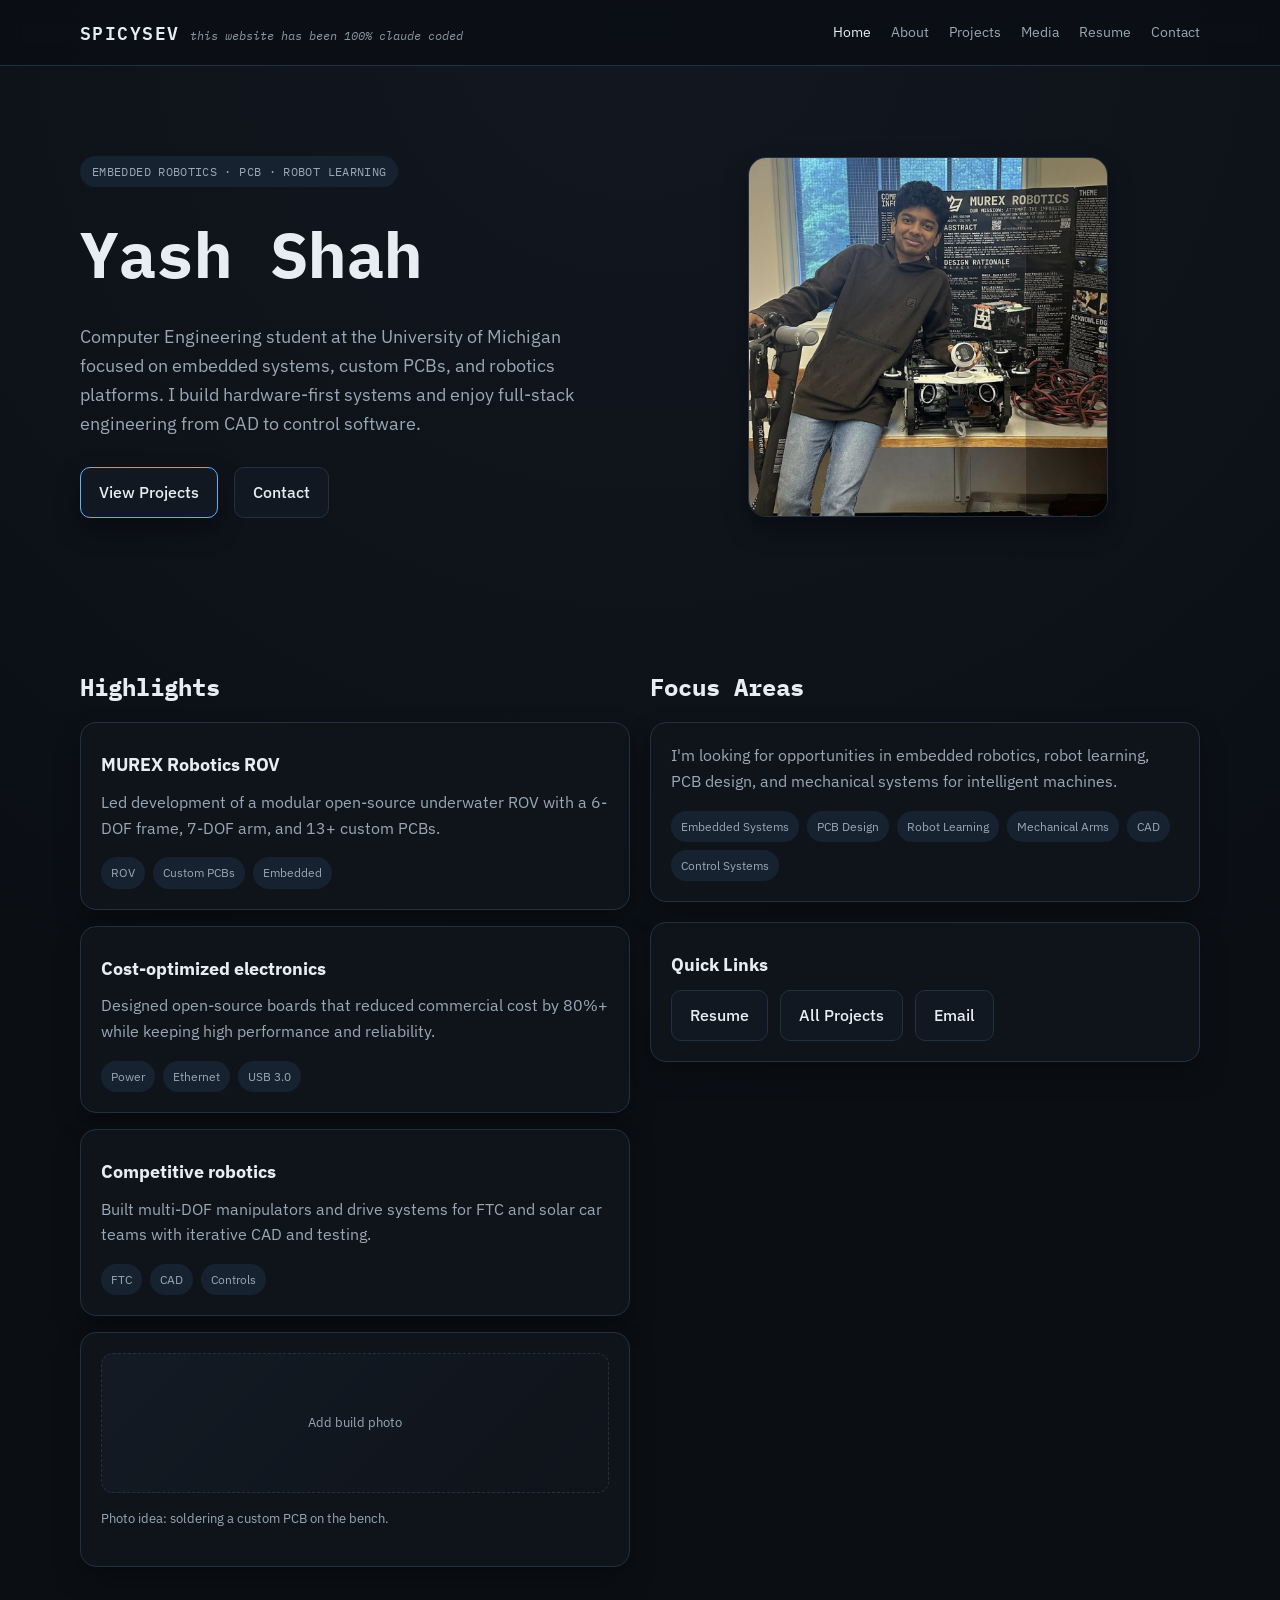
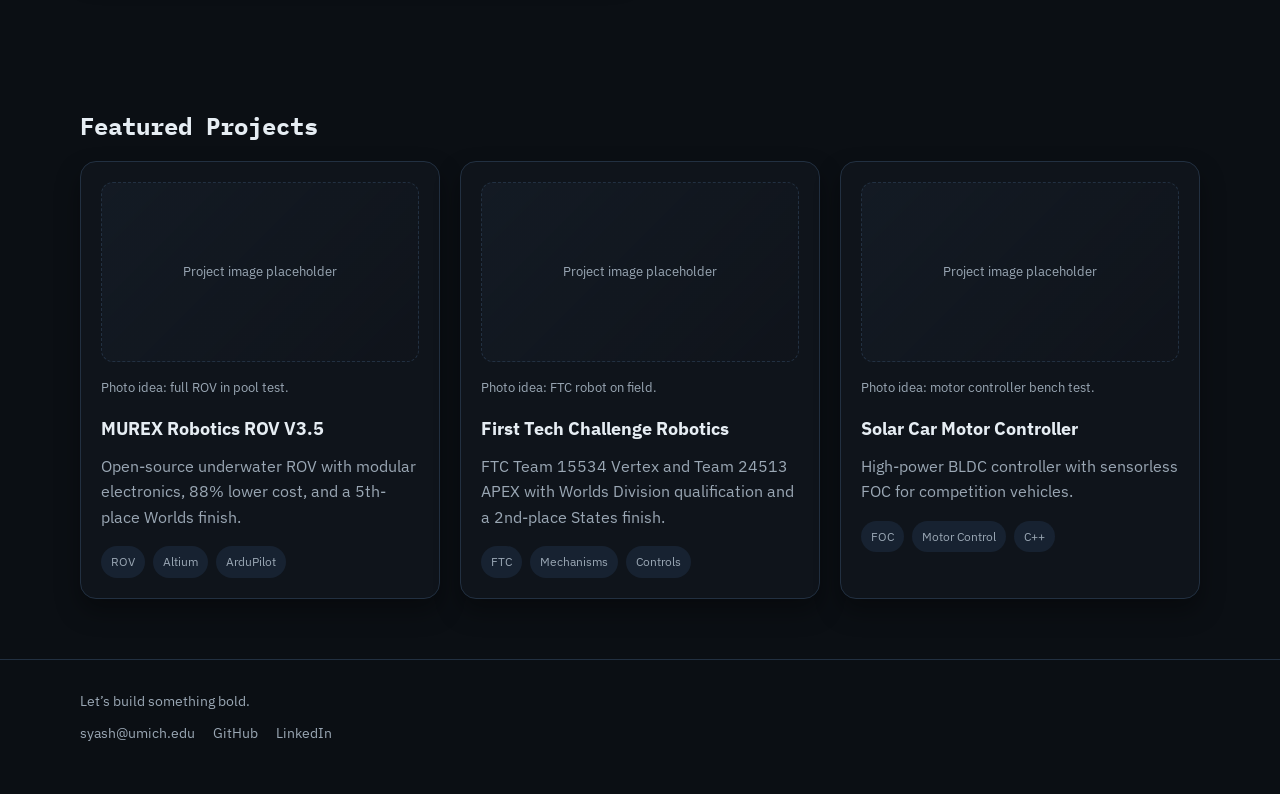
<file: index.html>
<!DOCTYPE html>
<html lang="en">
  <head>
    <meta charset="UTF-8" />
    <meta name="viewport" content="width=device-width, initial-scale=1.0" />
    <title>Yash | Embedded & Robotics</title>
    <link rel="stylesheet" href="styles.css" />
  </head>
  <body>
    <header class="nav">
      <div class="container nav-inner">
        <div class="nav-brand">
          <a class="logo" href="index.html">spicysev</a>
          <span class="logo-tagline">this website has been 100% claude coded</span>
        </div>
        <nav class="nav-links">
          <a href="index.html">Home</a>
          <a href="about.html">About</a>
          <a href="projects.html">Projects</a>
          <a href="media.html">Media</a>
          <a href="resume.html">Resume</a>
          <a href="contact.html">Contact</a>
        </nav>
      </div>
    </header>

    <main>
      <section class="hero">
        <div class="container hero-grid">
          <div>
            <span class="pill">Embedded Robotics · PCB · Robot Learning</span>
            <h1>Yash Shah</h1>
            <p>
              Computer Engineering student at the University of Michigan focused
              on embedded systems, custom PCBs, and robotics platforms. I build
              hardware-first systems and enjoy full-stack engineering from CAD to
              control software.
            </p>
            <div class="hero-actions">
              <a class="button primary" href="projects.html">View Projects</a>
              <a class="button" href="contact.html">Contact</a>
            </div>
          </div>
          <div class="hero-media">
            <img class="headshot" src="yash.jpg" alt="Yash headshot" />
          </div>
        </div>
      </section>

      <section>
        <div class="container split">
          <div>
            <h2 class="section-title">Highlights</h2>
            <div class="list">
              <a class="card" href="murex-rov.html" style="text-decoration: none; display: block;">
                <h3>MUREX Robotics ROV</h3>
                <p>
                  Led development of a modular open-source underwater ROV with
                  a 6-DOF frame, 7-DOF arm, and 13+ custom PCBs.
                </p>
                <div class="tags">
                  <span class="tag">ROV</span>
                  <span class="tag">Custom PCBs</span>
                  <span class="tag">Embedded</span>
                </div>
              </a>
              <div class="card">
                <h3>Cost-optimized electronics</h3>
                <p>
                  Designed open-source boards that reduced commercial cost by
                  80%+ while keeping high performance and reliability.
                </p>
                <div class="tags">
                  <span class="tag">Power</span>
                  <span class="tag">Ethernet</span>
                  <span class="tag">USB 3.0</span>
                </div>
              </div>
              <div class="card">
                <h3>Competitive robotics</h3>
                <p>
                  Built multi-DOF manipulators and drive systems for FTC and
                  solar car teams with iterative CAD and testing.
                </p>
                <div class="tags">
                  <span class="tag">FTC</span>
                  <span class="tag">CAD</span>
                  <span class="tag">Controls</span>
                </div>
              </div>
              <div class="card">
                <div class="media-placeholder small">Add build photo</div>
                <p class="media-caption">Photo idea: soldering a custom PCB on the bench.</p>
              </div>
            </div>
          </div>
          <div>
            <h2 class="section-title">Focus Areas</h2>
            <div class="card">
              <p class="muted">
                I'm looking for opportunities in embedded robotics, robot
                learning, PCB design, and mechanical systems for intelligent
                machines.
              </p>
              <div class="tags">
                <span class="tag">Embedded Systems</span>
                <span class="tag">PCB Design</span>
                <span class="tag">Robot Learning</span>
                <span class="tag">Mechanical Arms</span>
                <span class="tag">CAD</span>
                <span class="tag">Control Systems</span>
              </div>
            </div>
            <div class="card" style="margin-top: 20px;">
              <h3>Quick Links</h3>
              <div class="project-actions">
                <a class="button" href="resume.html">Resume</a>
                <a class="button" href="projects.html">All Projects</a>
                <a class="button" href="contact.html">Email</a>
              </div>
            </div>
          </div>
        </div>
      </section>

      <section>
        <div class="container">
          <h2 class="section-title">Featured Projects</h2>
          <div class="grid grid-3">
            <a class="card" href="murex-rov.html">
              <div class="media-placeholder">Project image placeholder</div>
              <p class="media-caption">Photo idea: full ROV in pool test.</p>
              <h3>MUREX Robotics ROV V3.5</h3>
              <p>
                Open-source underwater ROV with modular electronics, 88% lower
                cost, and a 5th-place Worlds finish.
              </p>
              <div class="tags">
                <span class="tag">ROV</span>
                <span class="tag">Altium</span>
                <span class="tag">ArduPilot</span>
              </div>
            </a>
            <a class="card" href="land-rov.html">
              <div class="media-placeholder">Project image placeholder</div>
              <p class="media-caption">Photo idea: FTC robot on field.</p>
              <h3>First Tech Challenge Robotics</h3>
              <p>
                FTC Team 15534 Vertex and Team 24513 APEX with Worlds Division
                qualification and a 2nd-place States finish.
              </p>
              <div class="tags">
                <span class="tag">FTC</span>
                <span class="tag">Mechanisms</span>
                <span class="tag">Controls</span>
              </div>
            </a>
            <a class="card" href="solar-car.html">
              <div class="media-placeholder">Project image placeholder</div>
              <p class="media-caption">Photo idea: motor controller bench test.</p>
              <h3>Solar Car Motor Controller</h3>
              <p>
                High-power BLDC controller with sensorless FOC for competition
                vehicles.
              </p>
              <div class="tags">
                <span class="tag">FOC</span>
                <span class="tag">Motor Control</span>
                <span class="tag">C++</span>
              </div>
            </a>
          </div>
        </div>
      </section>
    </main>

    <footer class="footer">
      <div class="container">
        <div>Let’s build something bold.</div>
        <div class="footer-links">
          <a href="mailto:syash@umich.edu">syash@umich.edu</a>
          <a href="https://github.com/spicysev-gif" target="_blank" rel="noreferrer">GitHub</a>
          <a href="https://linkedin.com/in/yash-shah1813" target="_blank" rel="noreferrer">LinkedIn</a>
        </div>
      </div>
    </footer>

    <script src="script.js"></script>
  </body>
</html>
</file>
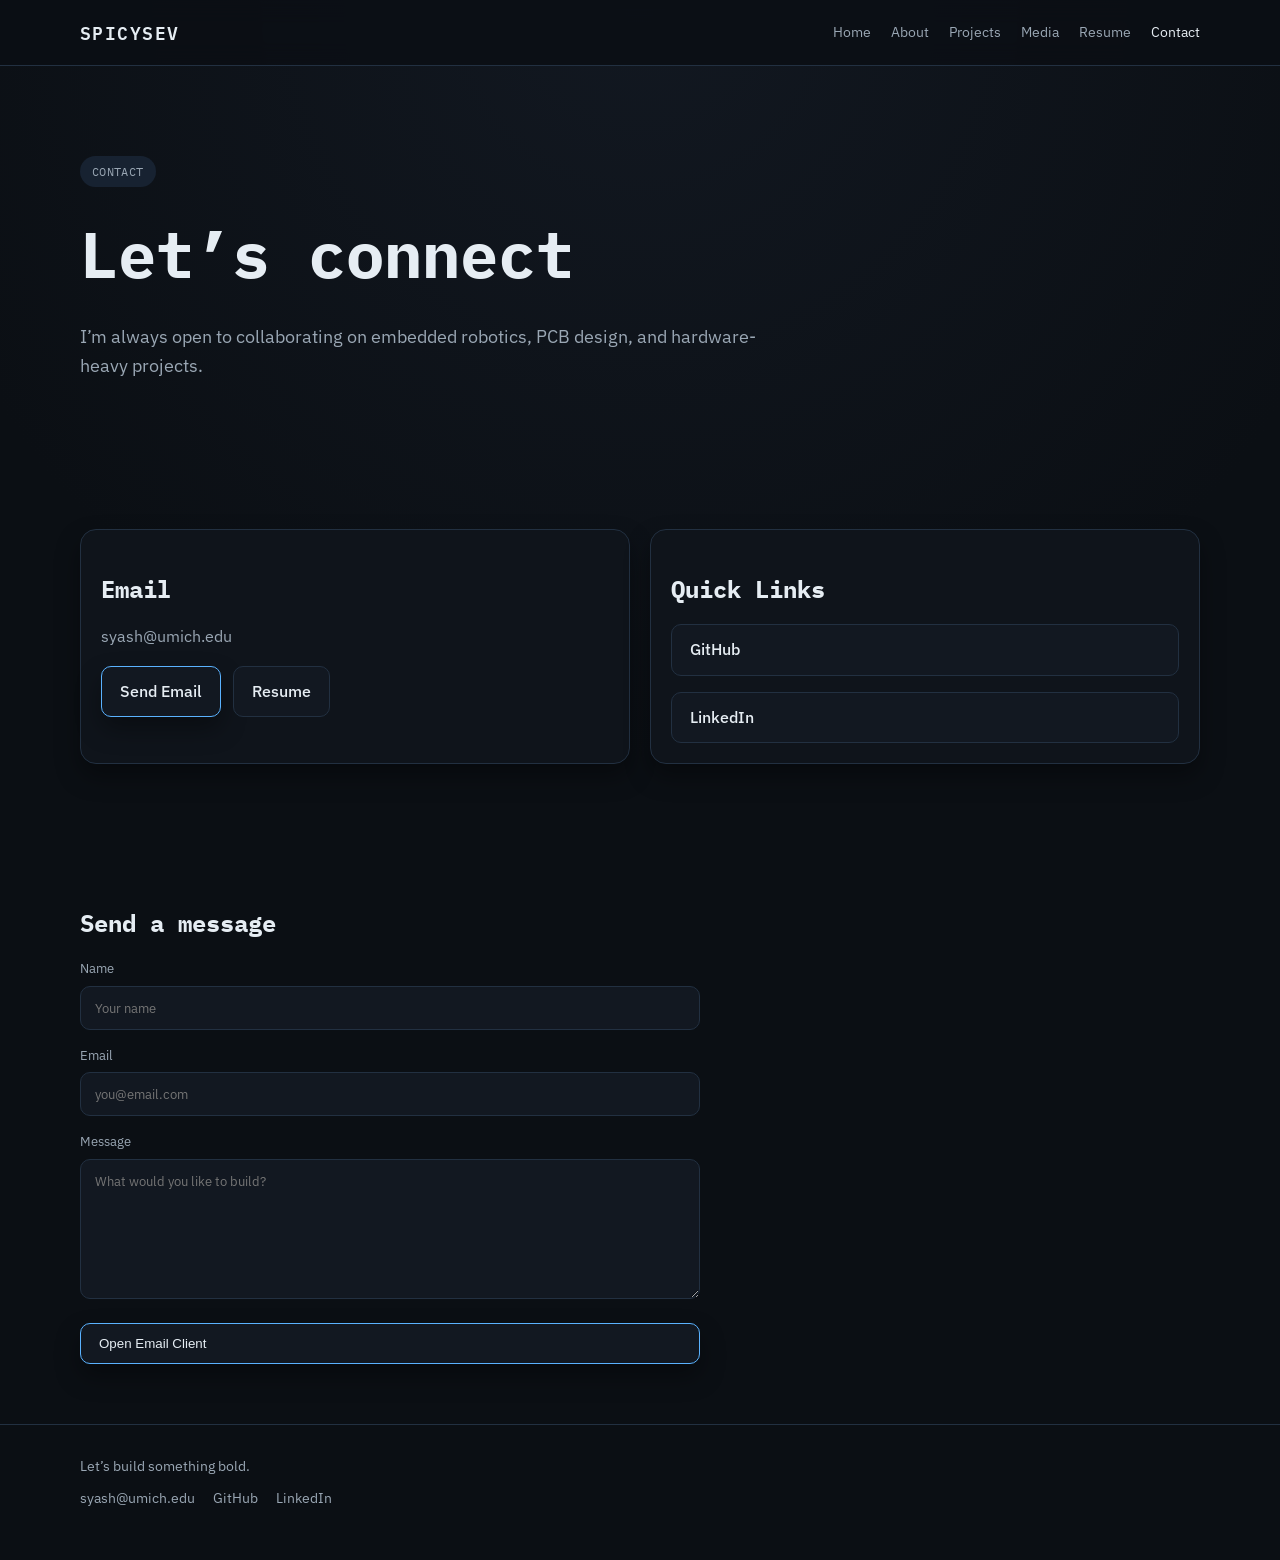
<file: contact.html>
<!DOCTYPE html>
<html lang="en">
  <head>
    <meta charset="UTF-8" />
    <meta name="viewport" content="width=device-width, initial-scale=1.0" />
    <title>Contact | Yash</title>
    <link rel="stylesheet" href="styles.css" />
  </head>
  <body>
    <header class="nav">
      <div class="container nav-inner">
        <a class="logo" href="index.html">SPICYSEV</a>
        <nav class="nav-links">
          <a href="index.html">Home</a>
          <a href="about.html">About</a>
          <a href="projects.html">Projects</a>
          <a href="media.html">Media</a>
          <a href="resume.html">Resume</a>
          <a href="contact.html">Contact</a>
        </nav>
      </div>
    </header>

    <main>
      <section class="hero">
        <div class="container">
          <span class="pill">Contact</span>
          <h1>Let’s connect</h1>
          <p>
            I’m always open to collaborating on embedded robotics, PCB design,
            and hardware-heavy projects.
          </p>
        </div>
      </section>

      <section>
        <div class="container split">
          <div class="card">
            <h2 class="section-title">Email</h2>
            <p class="muted">syash@umich.edu</p>
            <div class="project-actions">
              <a class="button primary" href="mailto:syash@umich.edu">Send Email</a>
              <a class="button" href="resume.html">Resume</a>
            </div>
          </div>
          <div class="card">
            <h2 class="section-title">Quick Links</h2>
            <div class="list">
              <a class="button" href="https://github.com/spicysev-gif" target="_blank" rel="noreferrer">
                GitHub
              </a>
              <a class="button" href="https://linkedin.com/in/yash-shah1813" target="_blank" rel="noreferrer">
                LinkedIn
              </a>
            </div>
          </div>
        </div>
      </section>

      <section>
        <div class="container">
          <h2 class="section-title">Send a message</h2>
          <form class="form" action="mailto:syash@umich.edu" method="post" enctype="text/plain">
            <div>
              <label for="name">Name</label>
              <input id="name" name="name" type="text" placeholder="Your name" />
            </div>
            <div>
              <label for="email">Email</label>
              <input id="email" name="email" type="email" placeholder="you@email.com" />
            </div>
            <div>
              <label for="message">Message</label>
              <textarea id="message" name="message" placeholder="What would you like to build?"></textarea>
            </div>
            <button class="button primary" type="submit">Open Email Client</button>
          </form>
        </div>
      </section>
    </main>

    <footer class="footer">
      <div class="container">
        <div>Let’s build something bold.</div>
        <div class="footer-links">
          <a href="mailto:syash@umich.edu">syash@umich.edu</a>
          <a href="https://github.com/spicysev-gif" target="_blank" rel="noreferrer">GitHub</a>
          <a href="https://linkedin.com/in/yash-shah1813" target="_blank" rel="noreferrer">LinkedIn</a>
        </div>
      </div>
    </footer>

    <script src="script.js"></script>
  </body>
</html>
</file>
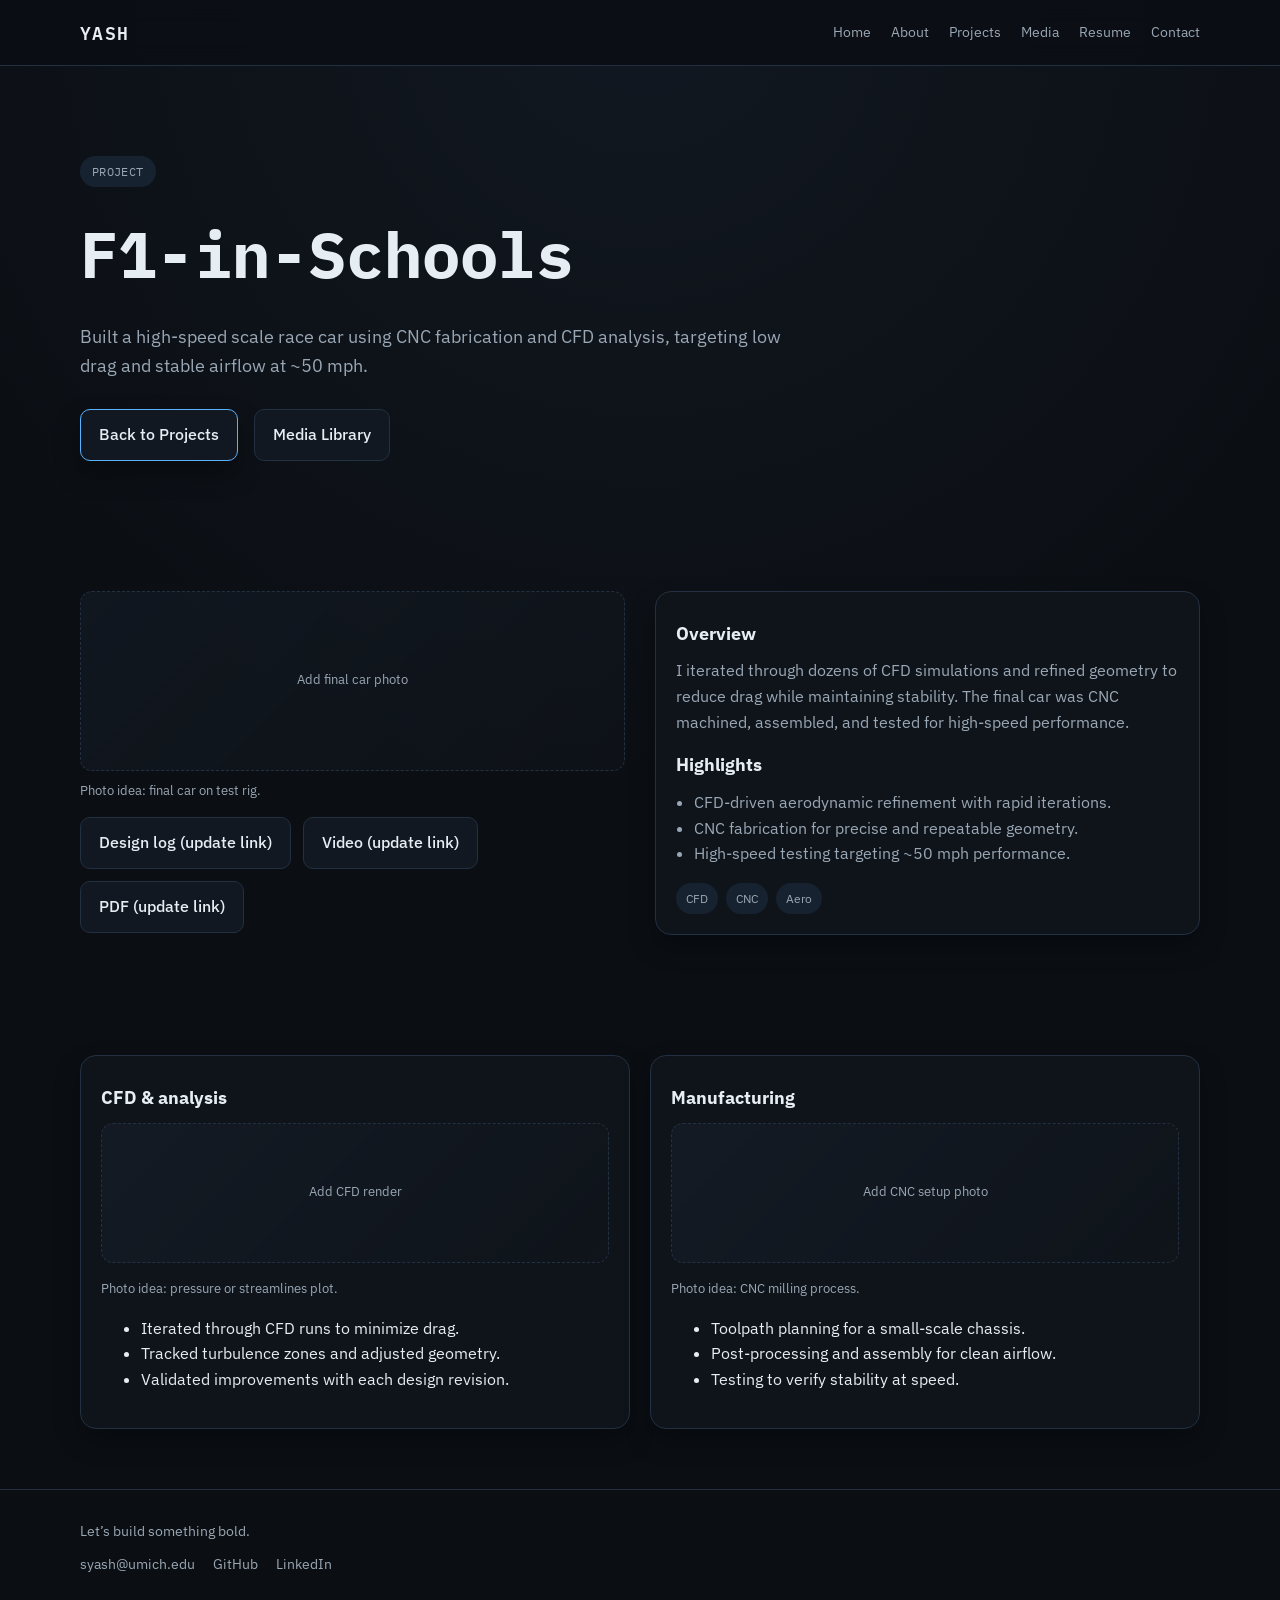
<file: f1-in-schools.html>
<!DOCTYPE html>
<html lang="en">
  <head>
    <meta charset="UTF-8" />
    <meta name="viewport" content="width=device-width, initial-scale=1.0" />
    <title>F1-in-Schools | Yash</title>
    <link rel="stylesheet" href="styles.css" />
  </head>
  <body>
    <header class="nav">
      <div class="container nav-inner">
        <a class="logo" href="index.html">Yash</a>
        <nav class="nav-links">
          <a href="index.html">Home</a>
          <a href="about.html">About</a>
          <a href="projects.html">Projects</a>
          <a href="media.html">Media</a>
          <a href="resume.html">Resume</a>
          <a href="contact.html">Contact</a>
        </nav>
      </div>
    </header>

    <main>
      <section class="hero">
        <div class="container">
          <span class="pill">Project</span>
          <h1>F1-in-Schools</h1>
          <p>
            Built a high-speed scale race car using CNC fabrication and CFD
            analysis, targeting low drag and stable airflow at ~50 mph.
          </p>
          <div class="hero-actions">
            <a class="button primary" href="projects.html">Back to Projects</a>
            <a class="button" href="media.html">Media Library</a>
          </div>
        </div>
      </section>

      <section>
        <div class="container detail">
          <div>
            <div class="media-placeholder">Add final car photo</div>
            <p class="media-caption">Photo idea: final car on test rig.</p>
            <div class="project-actions">
              <a class="button" href="https://example.com" target="_blank" rel="noreferrer">Design log (update link)</a>
              <a class="button" href="https://example.com" target="_blank" rel="noreferrer">Video (update link)</a>
              <a class="button" href="https://example.com" target="_blank" rel="noreferrer">PDF (update link)</a>
            </div>
          </div>
          <div class="card">
            <h3>Overview</h3>
            <p class="muted">
              I iterated through dozens of CFD simulations and refined geometry
              to reduce drag while maintaining stability. The final car was CNC
              machined, assembled, and tested for high-speed performance.
            </p>
            <h4>Highlights</h4>
            <ul>
              <li>CFD-driven aerodynamic refinement with rapid iterations.</li>
              <li>CNC fabrication for precise and repeatable geometry.</li>
              <li>High-speed testing targeting ~50 mph performance.</li>
            </ul>
            <div class="tags" style="margin-top: 16px;">
              <span class="tag">CFD</span>
              <span class="tag">CNC</span>
              <span class="tag">Aero</span>
            </div>
          </div>
        </div>
      </section>

      <section>
        <div class="container split">
          <div class="card">
            <h3>CFD & analysis</h3>
            <div class="media-placeholder small">Add CFD render</div>
            <p class="media-caption">Photo idea: pressure or streamlines plot.</p>
            <ul>
              <li>Iterated through CFD runs to minimize drag.</li>
              <li>Tracked turbulence zones and adjusted geometry.</li>
              <li>Validated improvements with each design revision.</li>
            </ul>
          </div>
          <div class="card">
            <h3>Manufacturing</h3>
            <div class="media-placeholder small">Add CNC setup photo</div>
            <p class="media-caption">Photo idea: CNC milling process.</p>
            <ul>
              <li>Toolpath planning for a small-scale chassis.</li>
              <li>Post-processing and assembly for clean airflow.</li>
              <li>Testing to verify stability at speed.</li>
            </ul>
          </div>
        </div>
      </section>
    </main>

    <footer class="footer">
      <div class="container">
        <div>Let’s build something bold.</div>
        <div class="footer-links">
          <a href="mailto:syash@umich.edu">syash@umich.edu</a>
          <a href="https://github.com/spicysev-gif" target="_blank" rel="noreferrer">GitHub</a>
          <a href="https://linkedin.com/in/yash-shah1813" target="_blank" rel="noreferrer">LinkedIn</a>
        </div>
      </div>
    </footer>

    <script src="script.js"></script>
  </body>
</html>
</file>
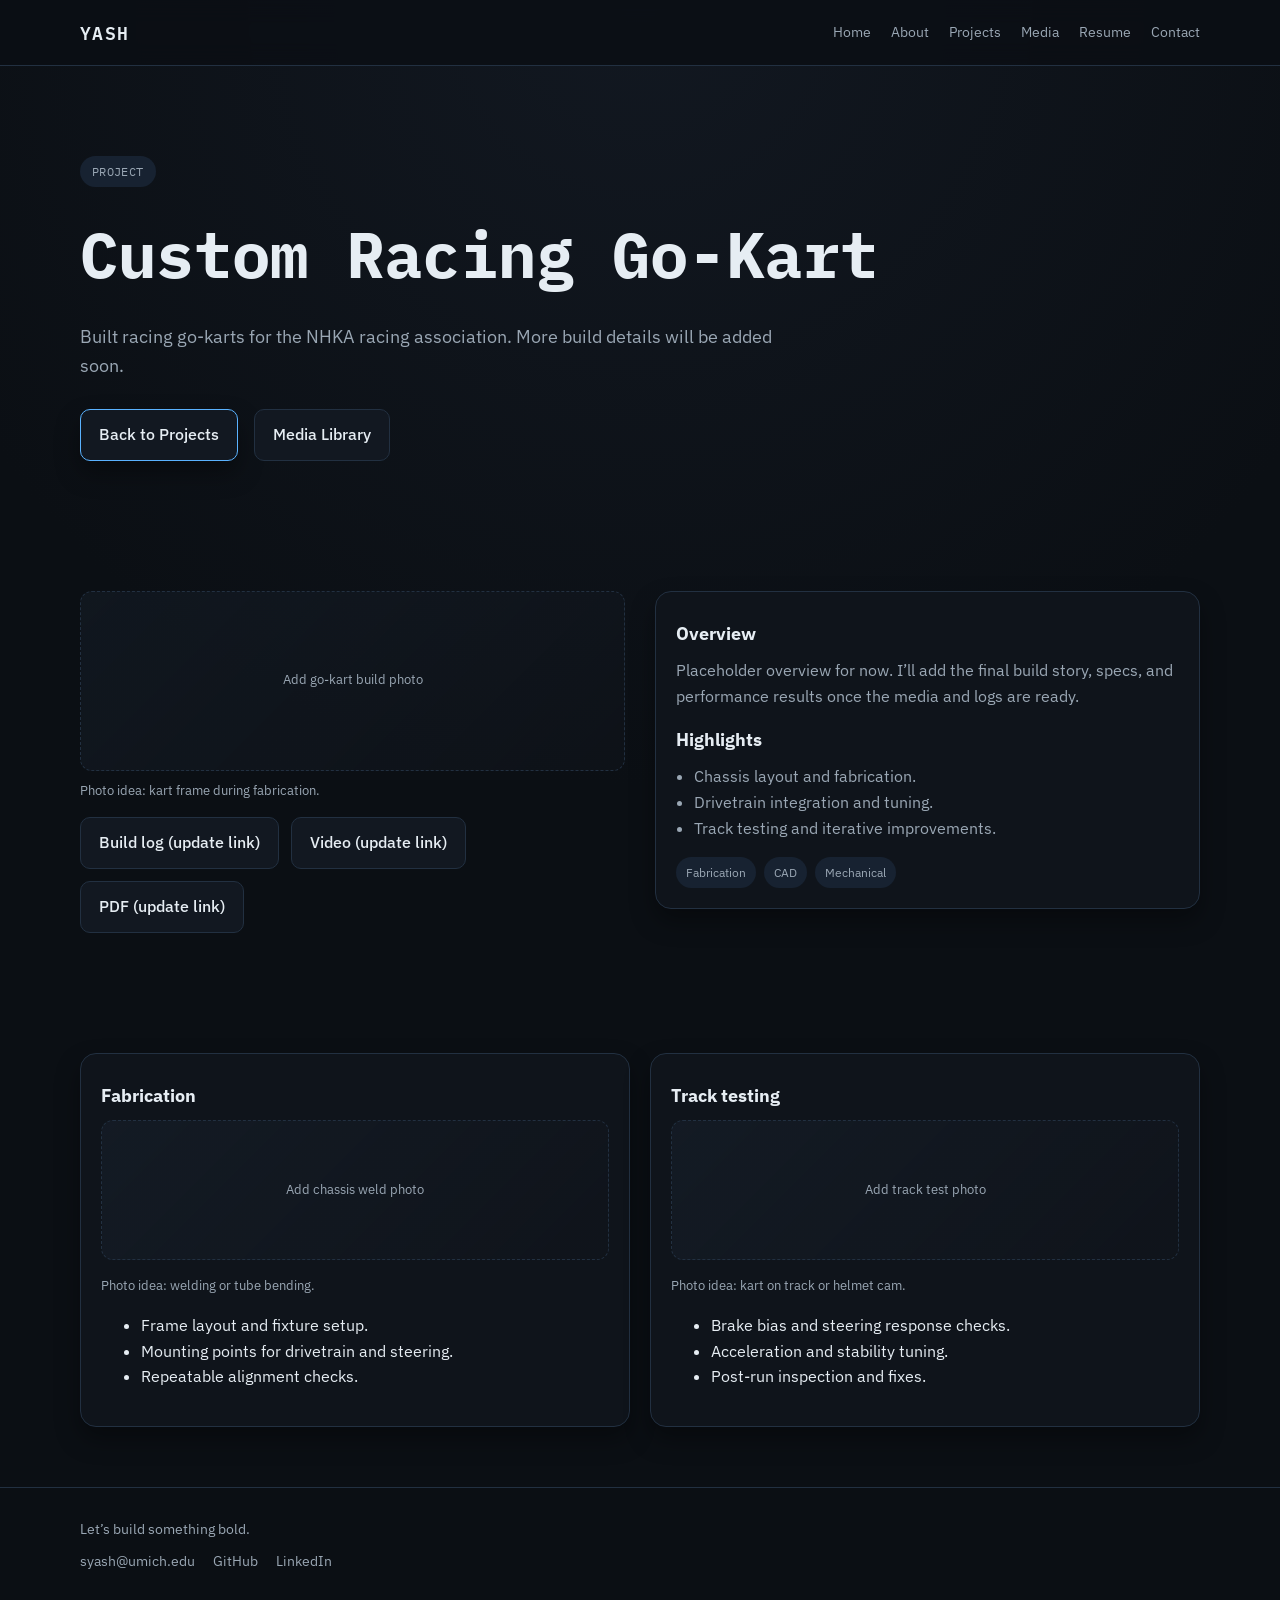
<file: go-kart.html>
<!DOCTYPE html>
<html lang="en">
  <head>
    <meta charset="UTF-8" />
    <meta name="viewport" content="width=device-width, initial-scale=1.0" />
    <title>Custom Racing Go-Kart | Yash</title>
    <link rel="stylesheet" href="styles.css" />
  </head>
  <body>
    <header class="nav">
      <div class="container nav-inner">
        <a class="logo" href="index.html">Yash</a>
        <nav class="nav-links">
          <a href="index.html">Home</a>
          <a href="about.html">About</a>
          <a href="projects.html">Projects</a>
          <a href="media.html">Media</a>
          <a href="resume.html">Resume</a>
          <a href="contact.html">Contact</a>
        </nav>
      </div>
    </header>

    <main>
      <section class="hero">
        <div class="container">
          <span class="pill">Project</span>
          <h1>Custom Racing Go-Kart</h1>
          <p>
            Built racing go-karts for the NHKA racing association. More build
            details will be added soon.
          </p>
          <div class="hero-actions">
            <a class="button primary" href="projects.html">Back to Projects</a>
            <a class="button" href="media.html">Media Library</a>
          </div>
        </div>
      </section>

      <section>
        <div class="container detail">
          <div>
            <div class="media-placeholder">Add go-kart build photo</div>
            <p class="media-caption">Photo idea: kart frame during fabrication.</p>
            <div class="project-actions">
              <a class="button" href="https://example.com" target="_blank" rel="noreferrer">Build log (update link)</a>
              <a class="button" href="https://example.com" target="_blank" rel="noreferrer">Video (update link)</a>
              <a class="button" href="https://example.com" target="_blank" rel="noreferrer">PDF (update link)</a>
            </div>
          </div>
          <div class="card">
            <h3>Overview</h3>
            <p class="muted">
              Placeholder overview for now. I’ll add the final build story,
              specs, and performance results once the media and logs are ready.
            </p>
            <h4>Highlights</h4>
            <ul>
              <li>Chassis layout and fabrication.</li>
              <li>Drivetrain integration and tuning.</li>
              <li>Track testing and iterative improvements.</li>
            </ul>
            <div class="tags" style="margin-top: 16px;">
              <span class="tag">Fabrication</span>
              <span class="tag">CAD</span>
              <span class="tag">Mechanical</span>
            </div>
          </div>
        </div>
      </section>
      <section>
        <div class="container split">
          <div class="card">
            <h3>Fabrication</h3>
            <div class="media-placeholder small">Add chassis weld photo</div>
            <p class="media-caption">Photo idea: welding or tube bending.</p>
            <ul>
              <li>Frame layout and fixture setup.</li>
              <li>Mounting points for drivetrain and steering.</li>
              <li>Repeatable alignment checks.</li>
            </ul>
          </div>
          <div class="card">
            <h3>Track testing</h3>
            <div class="media-placeholder small">Add track test photo</div>
            <p class="media-caption">Photo idea: kart on track or helmet cam.</p>
            <ul>
              <li>Brake bias and steering response checks.</li>
              <li>Acceleration and stability tuning.</li>
              <li>Post-run inspection and fixes.</li>
            </ul>
          </div>
        </div>
      </section>
    </main>

    <footer class="footer">
      <div class="container">
        <div>Let’s build something bold.</div>
        <div class="footer-links">
          <a href="mailto:syash@umich.edu">syash@umich.edu</a>
          <a href="https://github.com/spicysev-gif" target="_blank" rel="noreferrer">GitHub</a>
          <a href="https://linkedin.com/in/yash-shah1813" target="_blank" rel="noreferrer">LinkedIn</a>
        </div>
      </div>
    </footer>

    <script src="script.js"></script>
  </body>
</html>
</file>
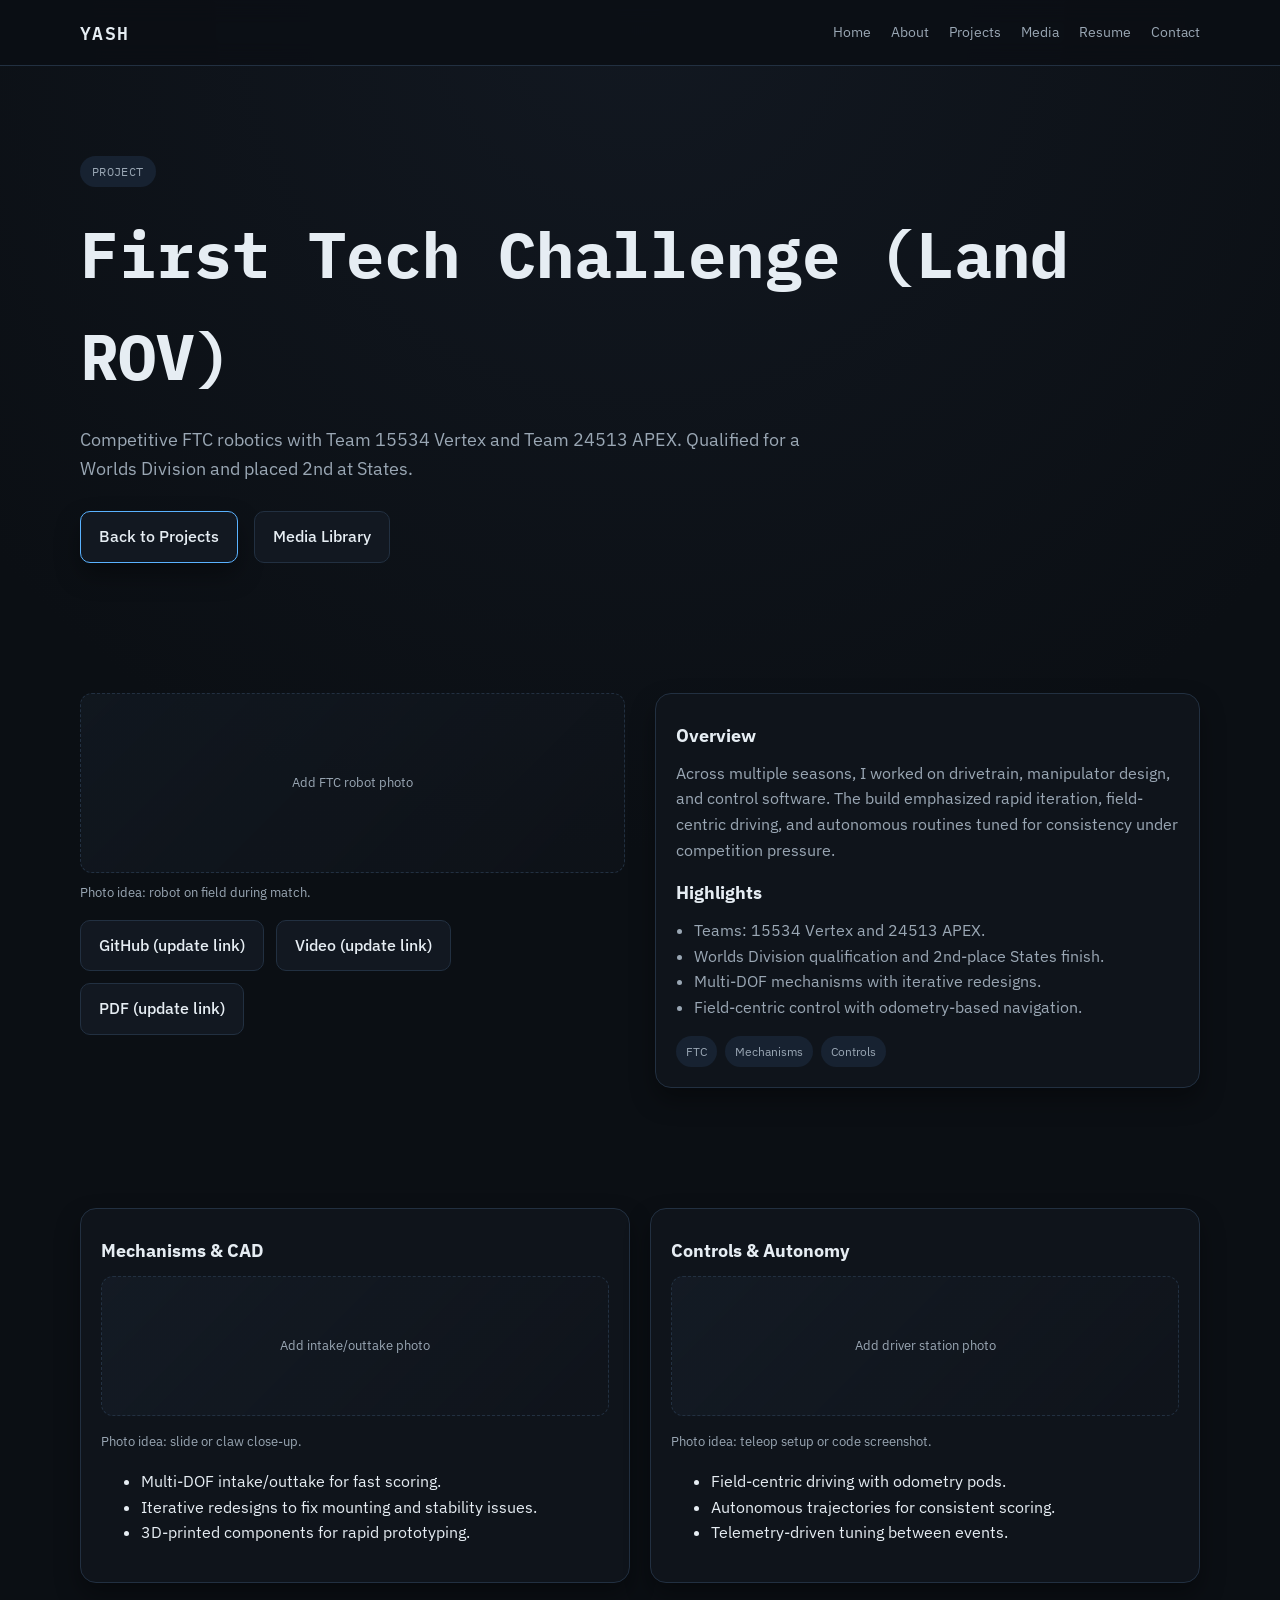
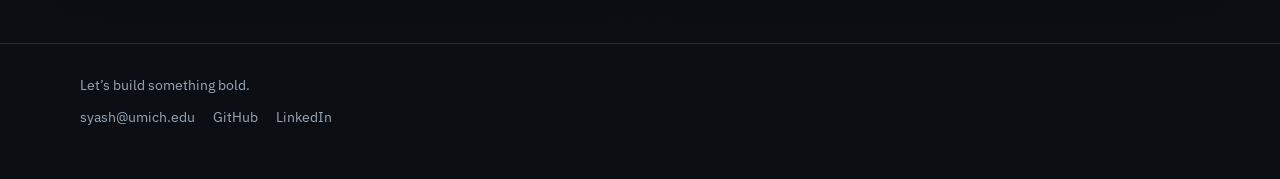
<file: land-rov.html>
<!DOCTYPE html>
<html lang="en">
  <head>
    <meta charset="UTF-8" />
    <meta name="viewport" content="width=device-width, initial-scale=1.0" />
    <title>FTC Land ROV | Yash</title>
    <link rel="stylesheet" href="styles.css" />
  </head>
  <body>
    <header class="nav">
      <div class="container nav-inner">
        <a class="logo" href="index.html">Yash</a>
        <nav class="nav-links">
          <a href="index.html">Home</a>
          <a href="about.html">About</a>
          <a href="projects.html">Projects</a>
          <a href="media.html">Media</a>
          <a href="resume.html">Resume</a>
          <a href="contact.html">Contact</a>
        </nav>
      </div>
    </header>

    <main>
      <section class="hero">
        <div class="container">
          <span class="pill">Project</span>
          <h1>First Tech Challenge (Land ROV)</h1>
          <p>
            Competitive FTC robotics with Team 15534 Vertex and Team 24513 APEX.
            Qualified for a Worlds Division and placed 2nd at States.
          </p>
          <div class="hero-actions">
            <a class="button primary" href="projects.html">Back to Projects</a>
            <a class="button" href="media.html">Media Library</a>
          </div>
        </div>
      </section>

      <section>
        <div class="container detail">
          <div>
            <div class="media-placeholder">Add FTC robot photo</div>
            <p class="media-caption">Photo idea: robot on field during match.</p>
            <div class="project-actions">
              <a class="button" href="https://example.com" target="_blank" rel="noreferrer">GitHub (update link)</a>
              <a class="button" href="https://example.com" target="_blank" rel="noreferrer">Video (update link)</a>
              <a class="button" href="https://example.com" target="_blank" rel="noreferrer">PDF (update link)</a>
            </div>
          </div>
          <div class="card">
            <h3>Overview</h3>
            <p class="muted">
              Across multiple seasons, I worked on drivetrain, manipulator
              design, and control software. The build emphasized rapid
              iteration, field-centric driving, and autonomous routines tuned
              for consistency under competition pressure.
            </p>
            <h4>Highlights</h4>
            <ul>
              <li>Teams: 15534 Vertex and 24513 APEX.</li>
              <li>Worlds Division qualification and 2nd-place States finish.</li>
              <li>Multi-DOF mechanisms with iterative redesigns.</li>
              <li>Field-centric control with odometry-based navigation.</li>
            </ul>
            <div class="tags" style="margin-top: 16px;">
              <span class="tag">FTC</span>
              <span class="tag">Mechanisms</span>
              <span class="tag">Controls</span>
            </div>
          </div>
        </div>
      </section>

      <section>
        <div class="container split">
          <div class="card">
            <h3>Mechanisms & CAD</h3>
            <div class="media-placeholder small">Add intake/outtake photo</div>
            <p class="media-caption">Photo idea: slide or claw close-up.</p>
            <ul>
              <li>Multi-DOF intake/outtake for fast scoring.</li>
              <li>Iterative redesigns to fix mounting and stability issues.</li>
              <li>3D-printed components for rapid prototyping.</li>
            </ul>
          </div>
          <div class="card">
            <h3>Controls & Autonomy</h3>
            <div class="media-placeholder small">Add driver station photo</div>
            <p class="media-caption">Photo idea: teleop setup or code screenshot.</p>
            <ul>
              <li>Field-centric driving with odometry pods.</li>
              <li>Autonomous trajectories for consistent scoring.</li>
              <li>Telemetry-driven tuning between events.</li>
            </ul>
          </div>
        </div>
      </section>
    </main>

    <footer class="footer">
      <div class="container">
        <div>Let’s build something bold.</div>
        <div class="footer-links">
          <a href="mailto:syash@umich.edu">syash@umich.edu</a>
          <a href="https://github.com/spicysev-gif" target="_blank" rel="noreferrer">GitHub</a>
          <a href="https://linkedin.com/in/yash-shah1813" target="_blank" rel="noreferrer">LinkedIn</a>
        </div>
      </div>
    </footer>

    <script src="script.js"></script>
  </body>
</html>
</file>
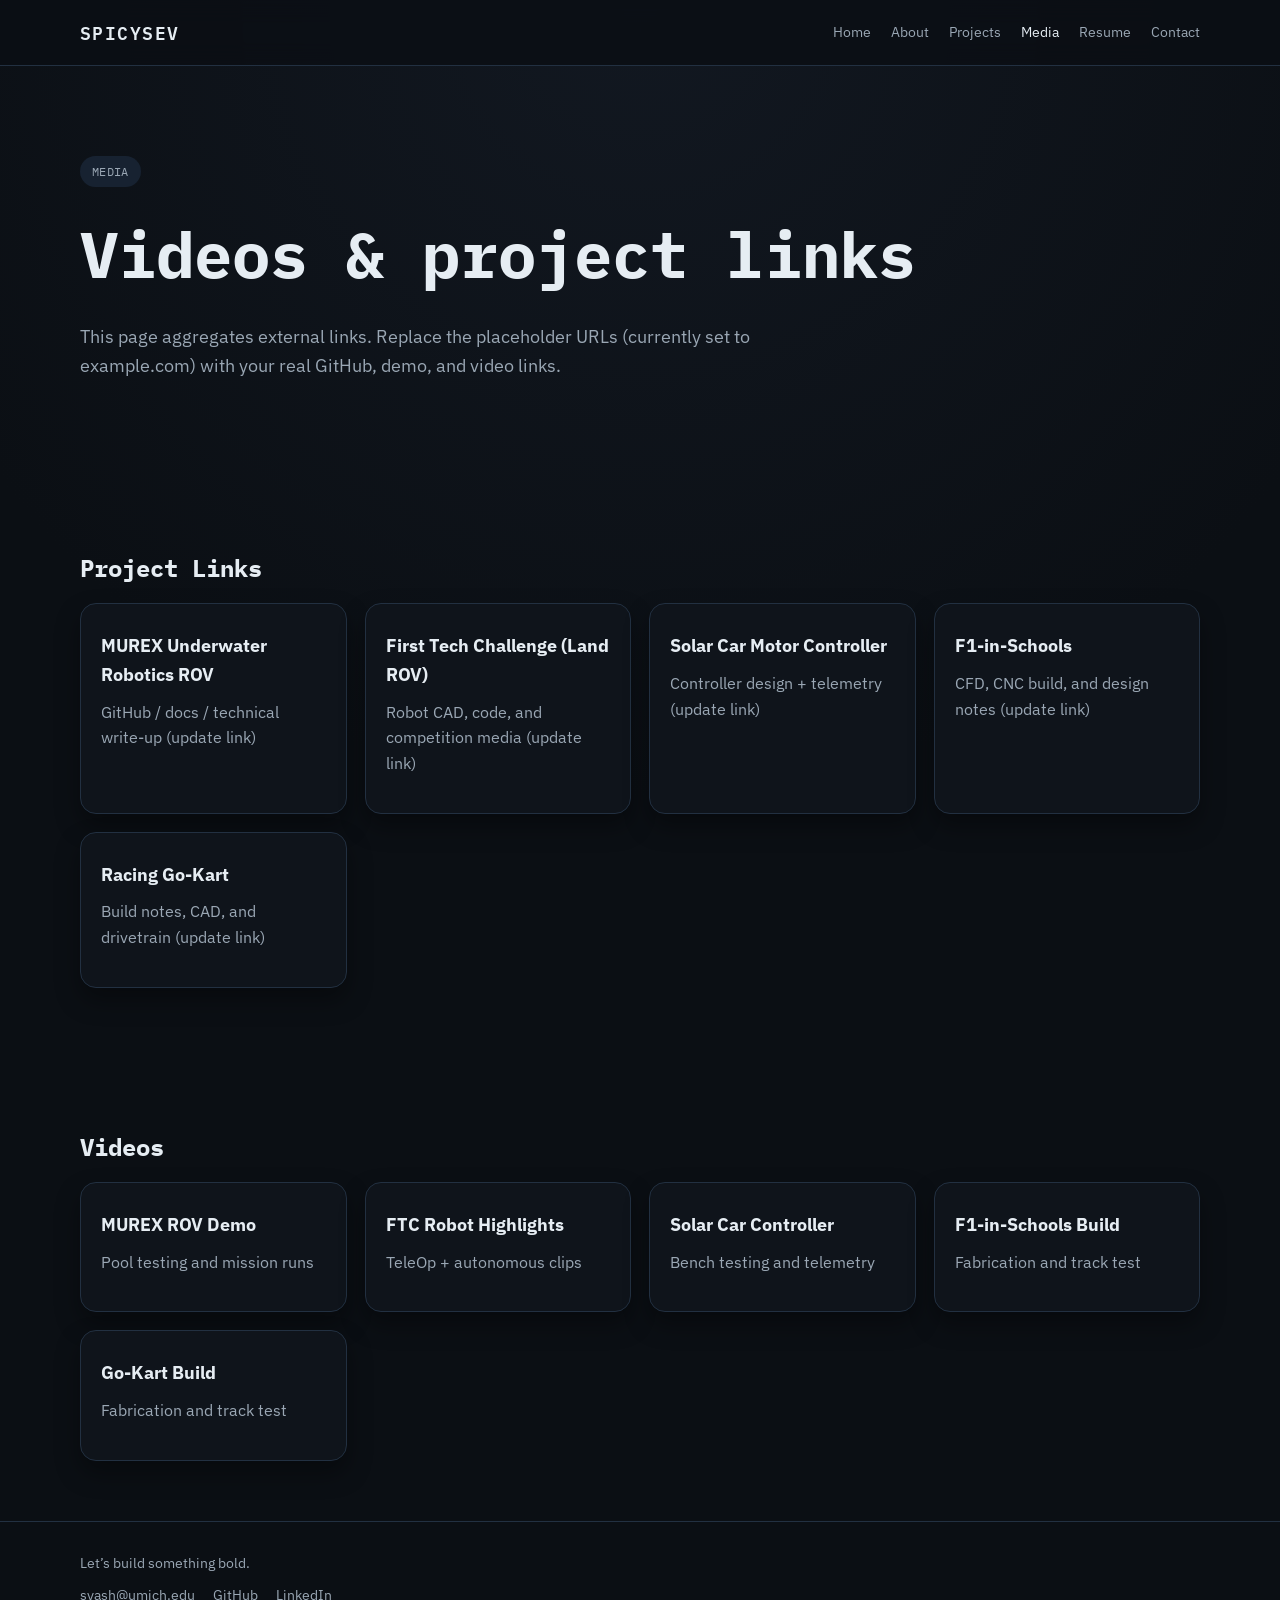
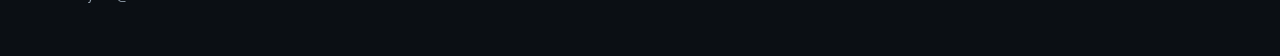
<file: media.html>
<!DOCTYPE html>
<html lang="en">
  <head>
    <meta charset="UTF-8" />
    <meta name="viewport" content="width=device-width, initial-scale=1.0" />
    <title>Media | Yash</title>
    <link rel="stylesheet" href="styles.css" />
  </head>
  <body>
    <header class="nav">
      <div class="container nav-inner">
        <a class="logo" href="index.html">SPICYSEV</a>
        <nav class="nav-links">
          <a href="index.html">Home</a>
          <a href="about.html">About</a>
          <a href="projects.html">Projects</a>
          <a href="media.html">Media</a>
          <a href="resume.html">Resume</a>
          <a href="contact.html">Contact</a>
        </nav>
      </div>
    </header>

    <main>
      <section class="hero">
        <div class="container">
          <span class="pill">Media</span>
          <h1>Videos & project links</h1>
          <p>
            This page aggregates external links. Replace the placeholder URLs
            (currently set to example.com) with your real GitHub, demo, and
            video links.
          </p>
        </div>
      </section>

      <section>
        <div class="container">
          <h2 class="section-title">Project Links</h2>
          <div class="media-grid">
            <a class="card" href="https://example.com" target="_blank" rel="noreferrer">
              <h3>MUREX Underwater Robotics ROV</h3>
              <p>GitHub / docs / technical write-up (update link)</p>
            </a>
            <a class="card" href="https://example.com" target="_blank" rel="noreferrer">
              <h3>First Tech Challenge (Land ROV)</h3>
              <p>Robot CAD, code, and competition media (update link)</p>
            </a>
            <a class="card" href="https://example.com" target="_blank" rel="noreferrer">
              <h3>Solar Car Motor Controller</h3>
              <p>Controller design + telemetry (update link)</p>
            </a>
            <a class="card" href="https://example.com" target="_blank" rel="noreferrer">
              <h3>F1-in-Schools</h3>
              <p>CFD, CNC build, and design notes (update link)</p>
            </a>
            <a class="card" href="https://example.com" target="_blank" rel="noreferrer">
              <h3>Racing Go-Kart</h3>
              <p>Build notes, CAD, and drivetrain (update link)</p>
            </a>
          </div>
        </div>
      </section>

      <section>
        <div class="container">
          <h2 class="section-title">Videos</h2>
          <div class="media-grid">
            <a class="card" href="https://example.com" target="_blank" rel="noreferrer">
              <h3>MUREX ROV Demo</h3>
              <p>Pool testing and mission runs</p>
            </a>
            <a class="card" href="https://example.com" target="_blank" rel="noreferrer">
              <h3>FTC Robot Highlights</h3>
              <p>TeleOp + autonomous clips</p>
            </a>
            <a class="card" href="https://example.com" target="_blank" rel="noreferrer">
              <h3>Solar Car Controller</h3>
              <p>Bench testing and telemetry</p>
            </a>
            <a class="card" href="https://example.com" target="_blank" rel="noreferrer">
              <h3>F1-in-Schools Build</h3>
              <p>Fabrication and track test</p>
            </a>
            <a class="card" href="https://example.com" target="_blank" rel="noreferrer">
              <h3>Go-Kart Build</h3>
              <p>Fabrication and track test</p>
            </a>
          </div>
        </div>
      </section>
    </main>

    <footer class="footer">
      <div class="container">
        <div>Let’s build something bold.</div>
        <div class="footer-links">
          <a href="mailto:syash@umich.edu">syash@umich.edu</a>
          <a href="https://github.com/spicysev-gif" target="_blank" rel="noreferrer">GitHub</a>
          <a href="https://linkedin.com/in/yash-shah1813" target="_blank" rel="noreferrer">LinkedIn</a>
        </div>
      </div>
    </footer>

    <script src="script.js"></script>
  </body>
</html>
</file>
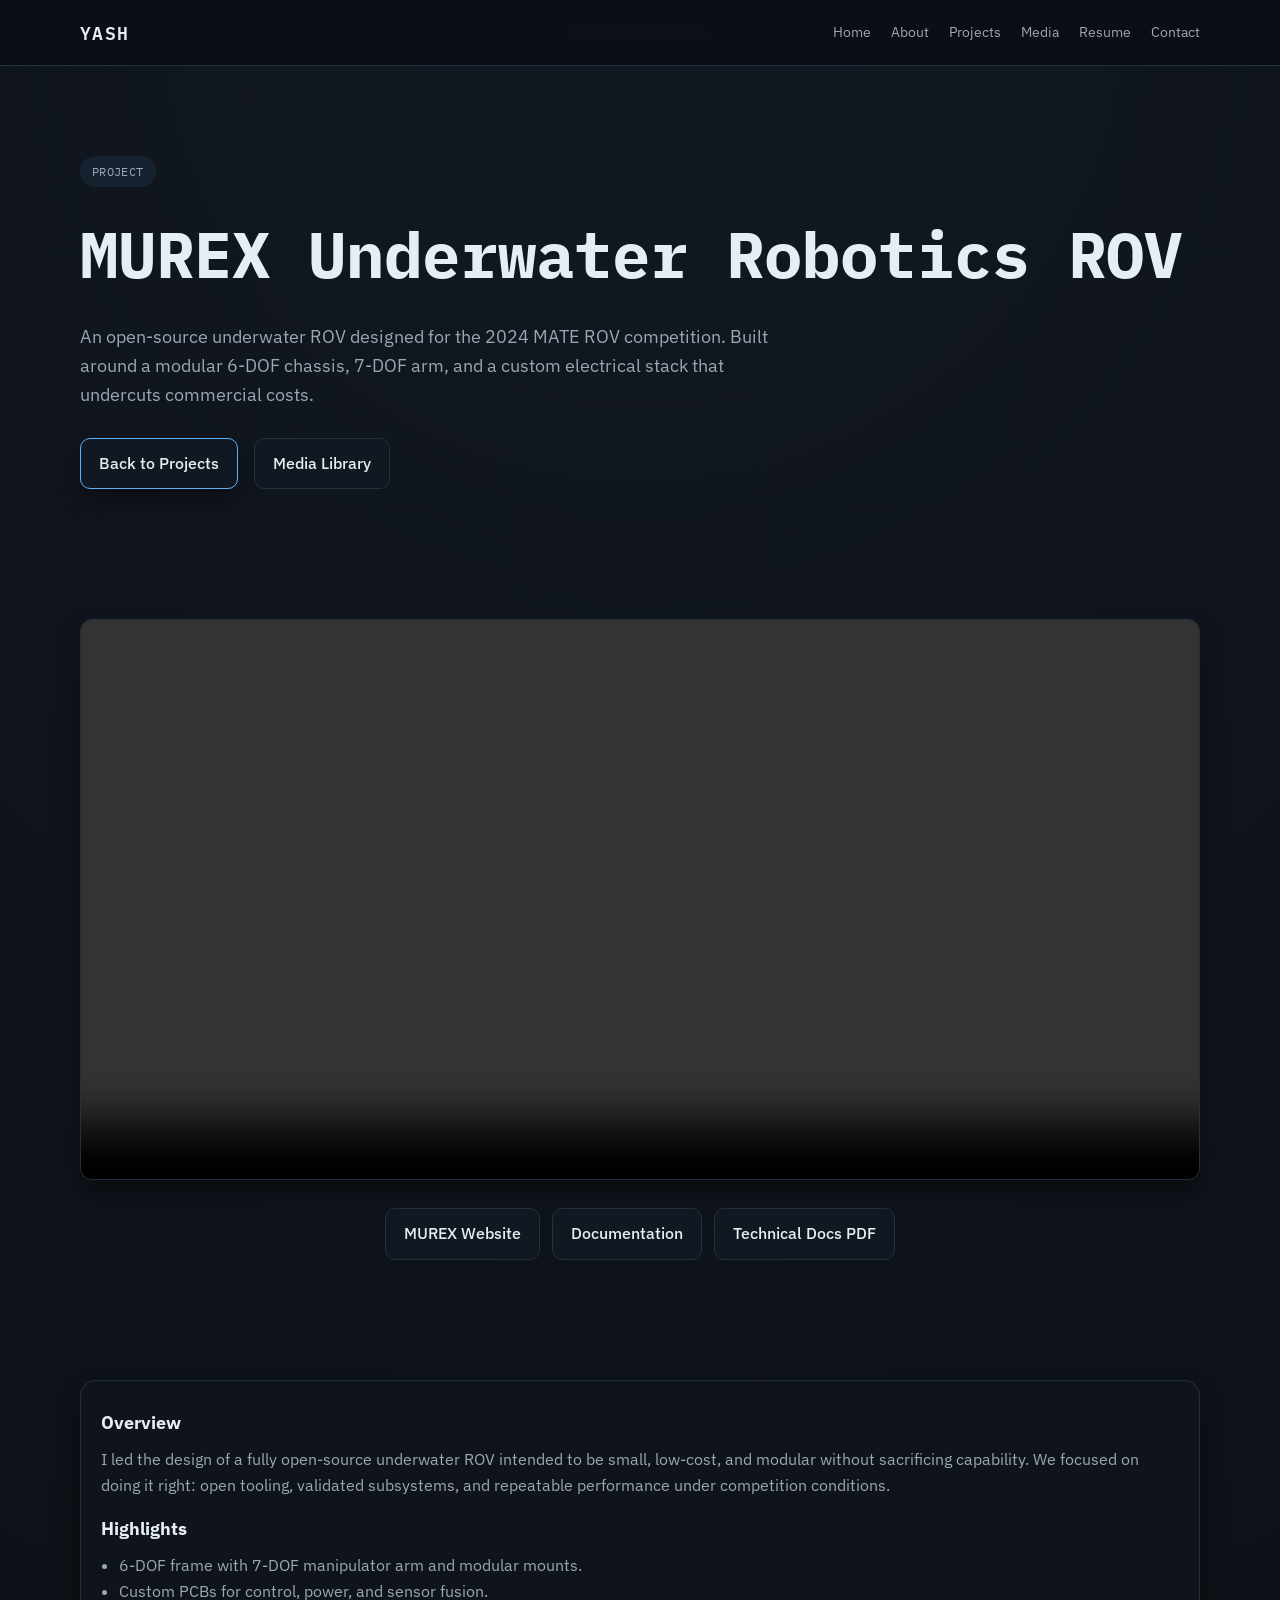
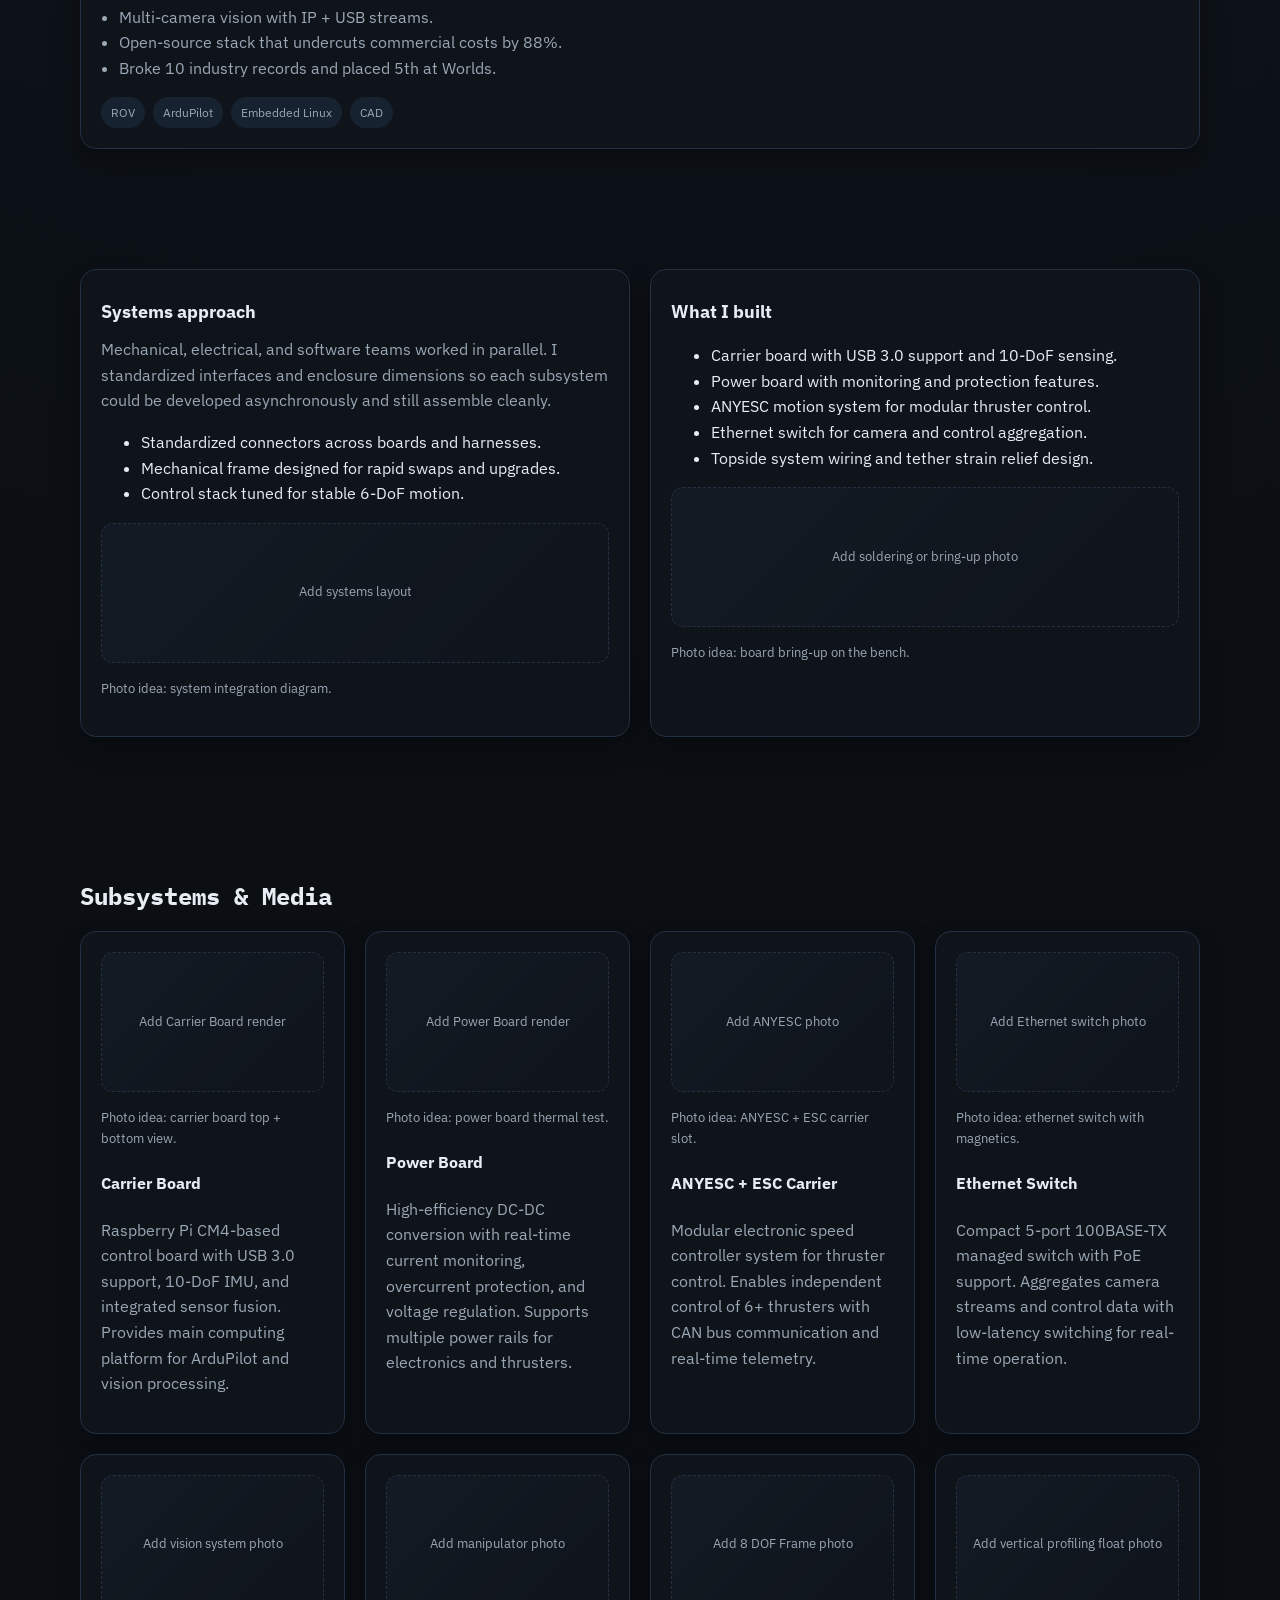
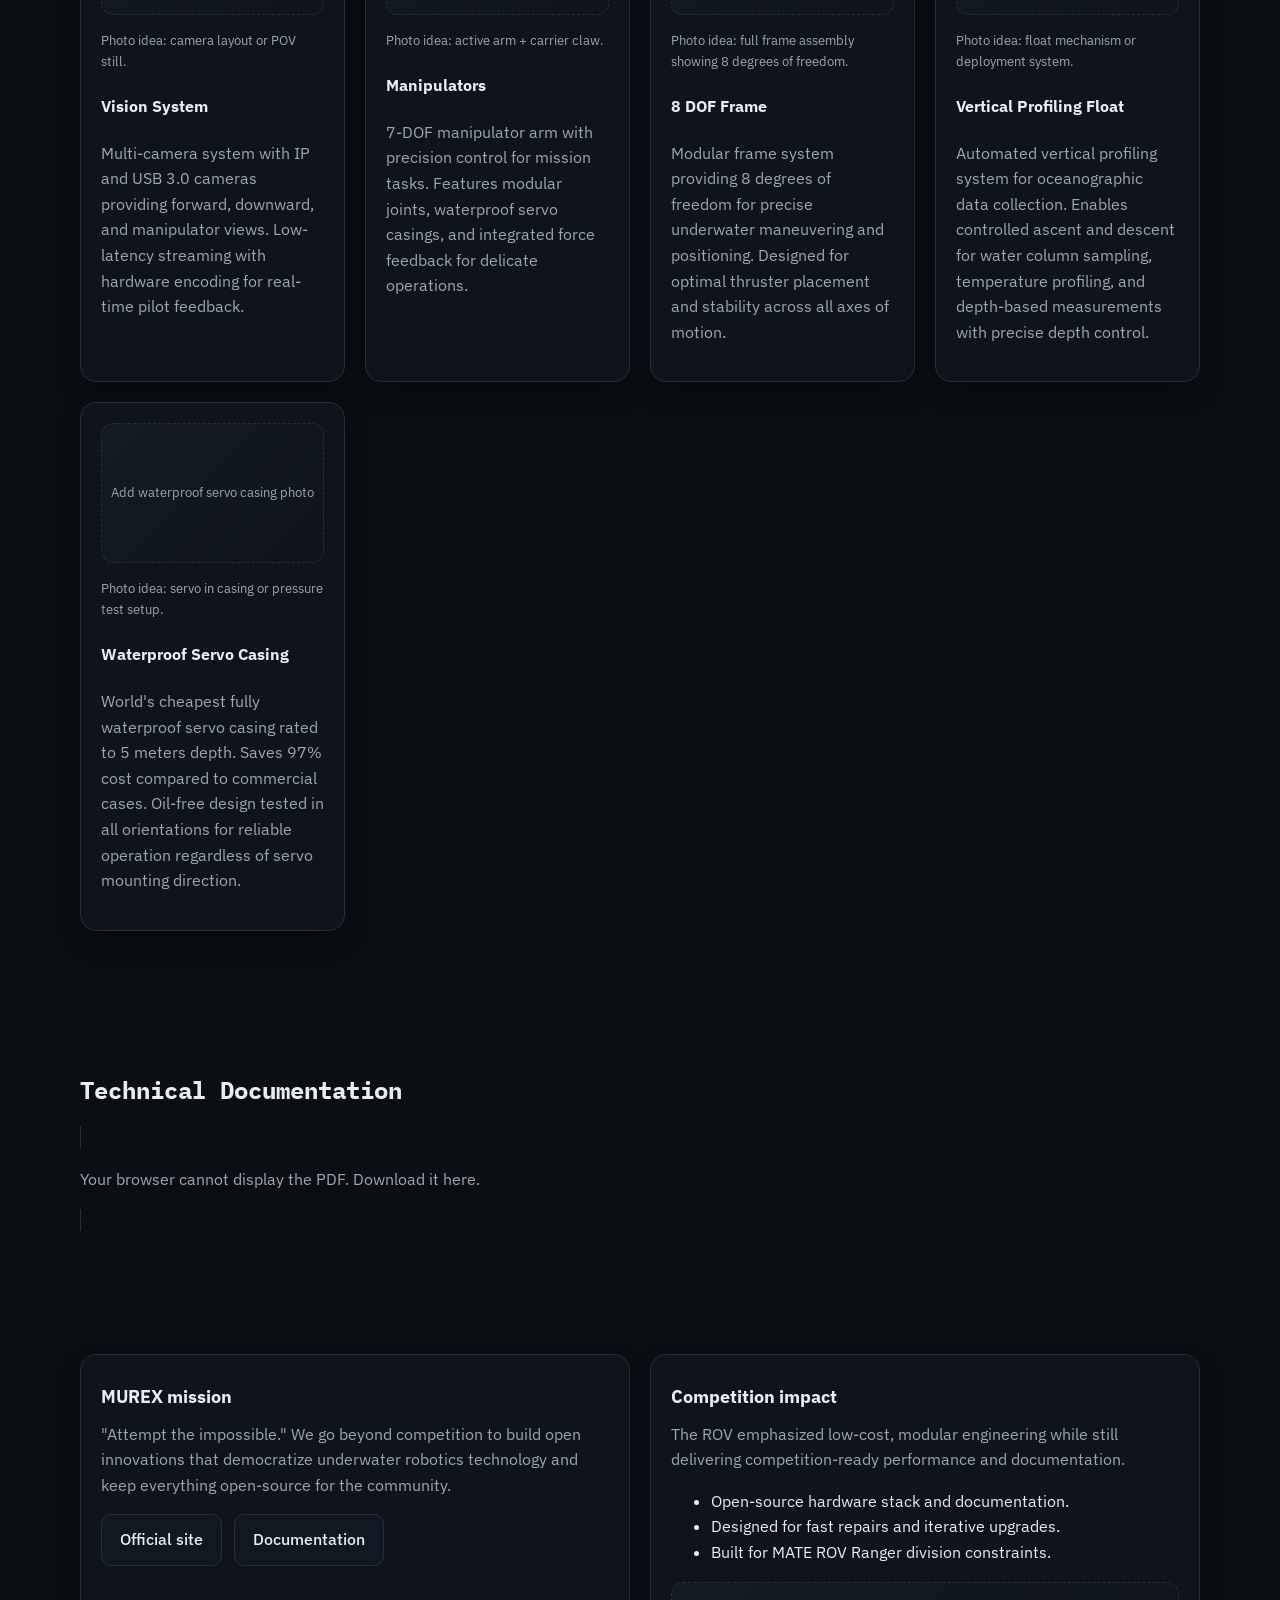
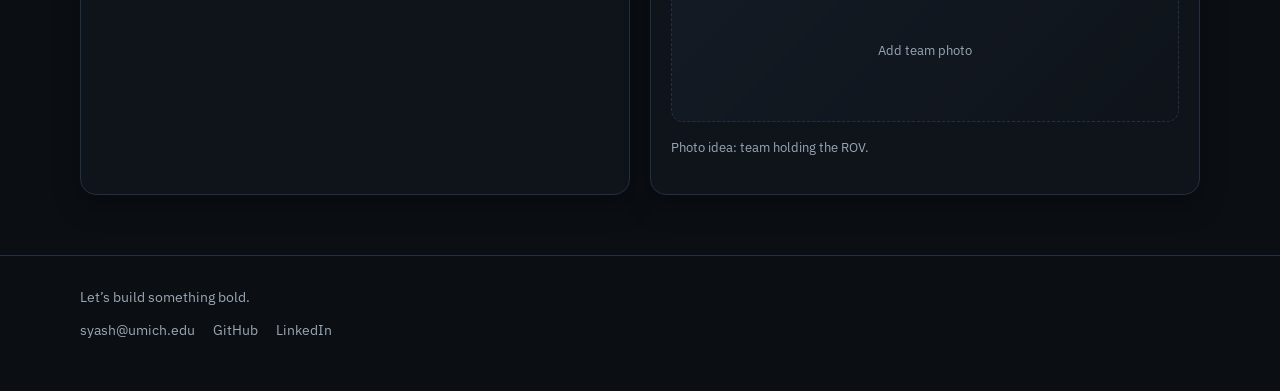
<file: murex-rov.html>
<!DOCTYPE html>
<html lang="en">
  <head>
    <meta charset="UTF-8" />
    <meta name="viewport" content="width=device-width, initial-scale=1.0" />
    <title>MUREX Robotics ROV V3.5 | Yash</title>
    <link rel="stylesheet" href="styles.css" />
  </head>
  <body>
    <header class="nav">
      <div class="container nav-inner">
        <a class="logo" href="index.html">Yash</a>
        <nav class="nav-links">
          <a href="index.html">Home</a>
          <a href="about.html">About</a>
          <a href="projects.html">Projects</a>
          <a href="media.html">Media</a>
          <a href="resume.html">Resume</a>
          <a href="contact.html">Contact</a>
        </nav>
      </div>
    </header>

    <main>
      <section class="hero">
        <div class="container">
          <span class="pill">Project</span>
          <h1>MUREX Underwater Robotics ROV</h1>
          <p>
            An open-source underwater ROV designed for the 2024 MATE ROV
            competition. Built around a modular 6-DOF chassis, 7-DOF arm, and a
            custom electrical stack that undercuts commercial costs.
          </p>
          <div class="hero-actions">
            <a class="button primary" href="projects.html">Back to Projects</a>
            <a class="button" href="media.html">Media Library</a>
          </div>
        </div>
      </section>

      <section>
        <div class="container">
          <div class="video-container">
            <video class="project-video" autoplay muted loop playsinline controls>
              <source src="assets/Murex_media/MUREX%20Video%20V7%20%281%29.mov" type="video/quicktime">
              <source src="assets/Murex_media/MUREX%20Video%20V7%20%281%29.mov" type="video/mp4">
              Your browser does not support the video tag.
            </video>
          </div>
          <div class="project-actions" style="margin-top: 20px; justify-content: center;">
            <a class="button" href="https://murexrobotics.com/" target="_blank" rel="noreferrer">MUREX Website</a>
            <a class="button" href="https://docs.murexrobotics.com/" target="_blank" rel="noreferrer">Documentation</a>
            <a class="button" href="assets/Murex_media/Phillips%20Exeter%20Academy_MUREX%20Robotics_Technical%20Documentation_2024.pdf%20%281%29-compressed%20%282%29%20%281%29.pdf" target="_blank" rel="noreferrer">Technical Docs PDF</a>
          </div>
        </div>
      </section>

      <section>
        <div class="container detail">
          <div class="card">
            <h3>Overview</h3>
            <p class="muted">
              I led the design of a fully open-source underwater ROV intended
              to be small, low-cost, and modular without sacrificing
              capability. We focused on doing it right: open tooling, validated
              subsystems, and repeatable performance under competition
              conditions.
            </p>
            <h4>Highlights</h4>
            <ul>
              <li>6-DOF frame with 7-DOF manipulator arm and modular mounts.</li>
              <li>Custom PCBs for control, power, and sensor fusion.</li>
              <li>Multi-camera vision with IP + USB streams.</li>
              <li>Open-source stack that undercuts commercial costs by 88%.</li>
              <li>Broke 10 industry records and placed 5th at Worlds.</li>
            </ul>
            <div class="tags" style="margin-top: 16px;">
              <span class="tag">ROV</span>
              <span class="tag">ArduPilot</span>
              <span class="tag">Embedded Linux</span>
              <span class="tag">CAD</span>
            </div>
          </div>
        </div>
      </section>

      <section>
        <div class="container split">
          <div class="card">
            <h3>Systems approach</h3>
            <p class="muted">
              Mechanical, electrical, and software teams worked in parallel. I
              standardized interfaces and enclosure dimensions so each
              subsystem could be developed asynchronously and still assemble
              cleanly.
            </p>
            <ul>
              <li>Standardized connectors across boards and harnesses.</li>
              <li>Mechanical frame designed for rapid swaps and upgrades.</li>
              <li>Control stack tuned for stable 6-DoF motion.</li>
            </ul>
            <div class="media-placeholder small">Add systems layout</div>
            <p class="media-caption">Photo idea: system integration diagram.</p>
          </div>
          <div class="card">
            <h3>What I built</h3>
            <ul>
              <li>Carrier board with USB 3.0 support and 10-DoF sensing.</li>
              <li>Power board with monitoring and protection features.</li>
              <li>ANYESC motion system for modular thruster control.</li>
              <li>Ethernet switch for camera and control aggregation.</li>
              <li>Topside system wiring and tether strain relief design.</li>
            </ul>
            <div class="media-placeholder small">Add soldering or bring-up photo</div>
            <p class="media-caption">Photo idea: board bring-up on the bench.</p>
          </div>
        </div>
      </section>

      <section>
        <div class="container">
          <h2 class="section-title">Subsystems & Media</h2>
          <div class="grid grid-3">
            <div class="card">
              <div class="media-placeholder small">Add Carrier Board render</div>
              <p class="media-caption">Photo idea: carrier board top + bottom view.</p>
              <h4>Carrier Board</h4>
              <p class="muted">Raspberry Pi CM4-based control board with USB 3.0 support, 10-DoF IMU, and integrated sensor fusion. Provides main computing platform for ArduPilot and vision processing.</p>
            </div>
            <div class="card">
              <div class="media-placeholder small">Add Power Board render</div>
              <p class="media-caption">Photo idea: power board thermal test.</p>
              <h4>Power Board</h4>
              <p class="muted">High-efficiency DC-DC conversion with real-time current monitoring, overcurrent protection, and voltage regulation. Supports multiple power rails for electronics and thrusters.</p>
            </div>
            <div class="card">
              <div class="media-placeholder small">Add ANYESC photo</div>
              <p class="media-caption">Photo idea: ANYESC + ESC carrier slot.</p>
              <h4>ANYESC + ESC Carrier</h4>
              <p class="muted">Modular electronic speed controller system for thruster control. Enables independent control of 6+ thrusters with CAN bus communication and real-time telemetry.</p>
            </div>
            <div class="card">
              <div class="media-placeholder small">Add Ethernet switch photo</div>
              <p class="media-caption">Photo idea: ethernet switch with magnetics.</p>
              <h4>Ethernet Switch</h4>
              <p class="muted">Compact 5-port 100BASE-TX managed switch with PoE support. Aggregates camera streams and control data with low-latency switching for real-time operation.</p>
            </div>
            <div class="card">
              <div class="media-placeholder small">Add vision system photo</div>
              <p class="media-caption">Photo idea: camera layout or POV still.</p>
              <h4>Vision System</h4>
              <p class="muted">Multi-camera system with IP and USB 3.0 cameras providing forward, downward, and manipulator views. Low-latency streaming with hardware encoding for real-time pilot feedback.</p>
            </div>
            <div class="card">
              <div class="media-placeholder small">Add manipulator photo</div>
              <p class="media-caption">Photo idea: active arm + carrier claw.</p>
              <h4>Manipulators</h4>
              <p class="muted">7-DOF manipulator arm with precision control for mission tasks. Features modular joints, waterproof servo casings, and integrated force feedback for delicate operations.</p>
            </div>
            <div class="card">
              <div class="media-placeholder small">Add 8 DOF Frame photo</div>
              <p class="media-caption">Photo idea: full frame assembly showing 8 degrees of freedom.</p>
              <h4>8 DOF Frame</h4>
              <p class="muted">Modular frame system providing 8 degrees of freedom for precise underwater maneuvering and positioning. Designed for optimal thruster placement and stability across all axes of motion.</p>
            </div>
            <div class="card">
              <div class="media-placeholder small">Add vertical profiling float photo</div>
              <p class="media-caption">Photo idea: float mechanism or deployment system.</p>
              <h4>Vertical Profiling Float</h4>
              <p class="muted">Automated vertical profiling system for oceanographic data collection. Enables controlled ascent and descent for water column sampling, temperature profiling, and depth-based measurements with precise depth control.</p>
            </div>
            <div class="card">
              <div class="media-placeholder small">Add waterproof servo casing photo</div>
              <p class="media-caption">Photo idea: servo in casing or pressure test setup.</p>
              <h4>Waterproof Servo Casing</h4>
              <p class="muted">World's cheapest fully waterproof servo casing rated to 5 meters depth. Saves 97% cost compared to commercial cases. Oil-free design tested in all orientations for reliable operation regardless of servo mounting direction.</p>
            </div>
          </div>
        </div>
      </section>

      <section>
        <div class="container">
          <h2 class="section-title">Technical Documentation</h2>
          <object
            class="resume-embed"
            data="assets/Murex_media/Phillips%20Exeter%20Academy_MUREX%20Robotics_Technical%20Documentation_2024.pdf%20%281%29-compressed%20%282%29%20%281%29.pdf"
            type="application/pdf"
          >
            <p class="muted">
              Your browser cannot display the PDF. 
              <a href="assets/Murex_media/Phillips%20Exeter%20Academy_MUREX%20Robotics_Technical%20Documentation_2024.pdf%20%281%29-compressed%20%282%29%20%281%29.pdf" target="_blank" rel="noreferrer">Download it here</a>.
            </p>
          </object>
        </div>
      </section>

      <section>
        <div class="container split">
          <div class="card">
            <h3>MUREX mission</h3>
            <p class="muted">
              "Attempt the impossible." We go beyond competition to build open
              innovations that democratize underwater robotics technology and
              keep everything open-source for the community.
            </p>
            <div class="project-actions">
              <a class="button" href="https://murexrobotics.com/" target="_blank" rel="noreferrer">
                Official site
              </a>
              <a class="button" href="https://docs.murexrobotics.com/" target="_blank" rel="noreferrer">
                Documentation
              </a>
            </div>
          </div>
          <div class="card">
            <h3>Competition impact</h3>
            <p class="muted">
              The ROV emphasized low-cost, modular engineering while still
              delivering competition-ready performance and documentation.
            </p>
            <ul>
              <li>Open-source hardware stack and documentation.</li>
              <li>Designed for fast repairs and iterative upgrades.</li>
              <li>Built for MATE ROV Ranger division constraints.</li>
            </ul>
            <div class="media-placeholder small">Add team photo</div>
            <p class="media-caption">Photo idea: team holding the ROV.</p>
          </div>
        </div>
      </section>
    </main>

    <footer class="footer">
      <div class="container">
        <div>Let’s build something bold.</div>
        <div class="footer-links">
          <a href="mailto:syash@umich.edu">syash@umich.edu</a>
          <a href="https://github.com/spicysev-gif" target="_blank" rel="noreferrer">GitHub</a>
          <a href="https://linkedin.com/in/yash-shah1813" target="_blank" rel="noreferrer">LinkedIn</a>
        </div>
      </div>
    </footer>

    <script src="script.js"></script>
  </body>
</html>
</file>
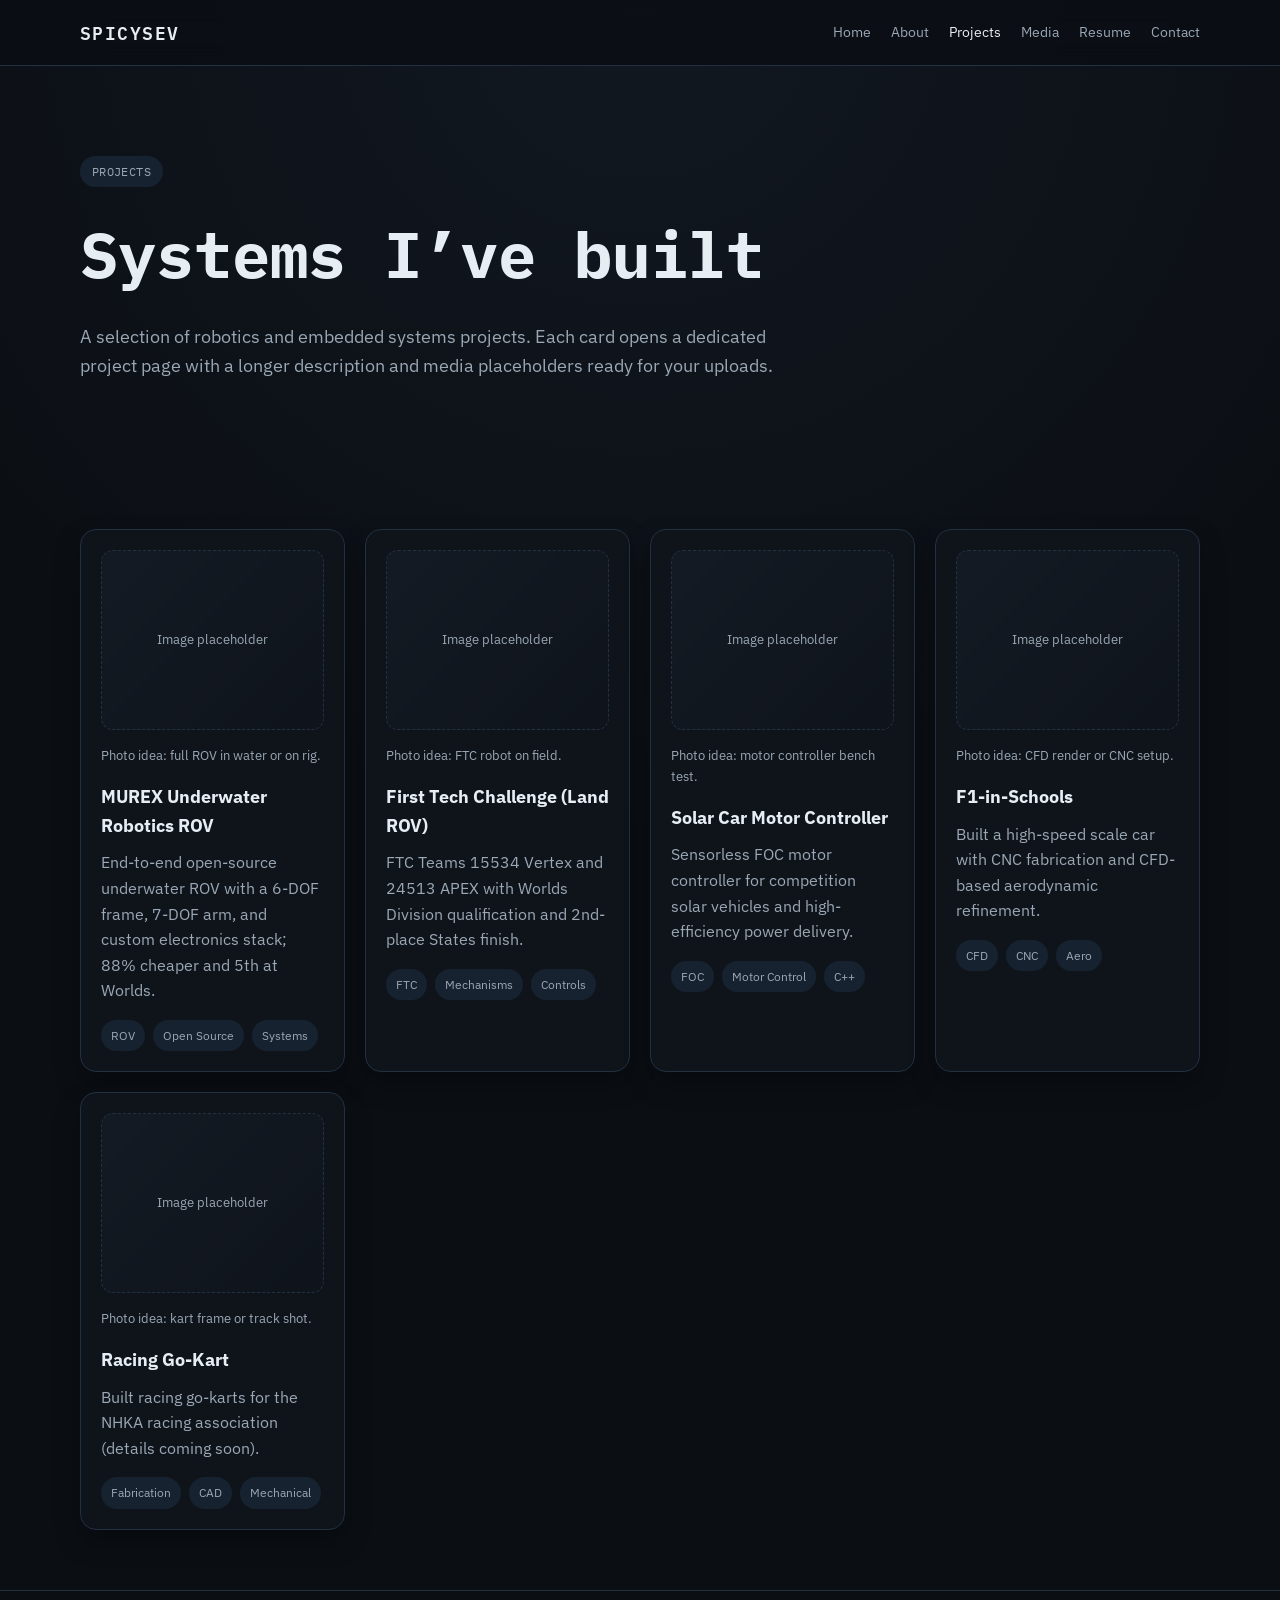
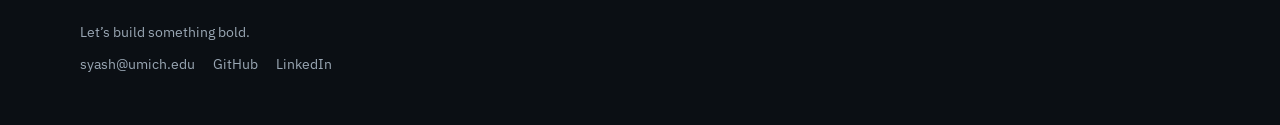
<file: projects.html>
<!DOCTYPE html>
<html lang="en">
  <head>
    <meta charset="UTF-8" />
    <meta name="viewport" content="width=device-width, initial-scale=1.0" />
    <title>Projects | Yash</title>
    <link rel="stylesheet" href="styles.css" />
  </head>
  <body>
    <header class="nav">
      <div class="container nav-inner">
        <a class="logo" href="index.html">SPICYSEV</a>
        <nav class="nav-links">
          <a href="index.html">Home</a>
          <a href="about.html">About</a>
          <a href="projects.html">Projects</a>
          <a href="media.html">Media</a>
          <a href="resume.html">Resume</a>
          <a href="contact.html">Contact</a>
        </nav>
      </div>
    </header>

    <main>
      <section class="hero">
        <div class="container">
          <span class="pill">Projects</span>
          <h1>Systems I’ve built</h1>
          <p>
            A selection of robotics and embedded systems projects. Each card
            opens a dedicated project page with a longer description and media
            placeholders ready for your uploads.
          </p>
        </div>
      </section>

      <section>
        <div class="container">
          <div class="grid grid-3">
            <a class="card" href="murex-rov.html">
              <div class="media-placeholder">Image placeholder</div>
              <p class="media-caption">Photo idea: full ROV in water or on rig.</p>
              <h3>MUREX Underwater Robotics ROV</h3>
              <p>
                End-to-end open-source underwater ROV with a 6-DOF frame, 7-DOF
                arm, and custom electronics stack; 88% cheaper and 5th at Worlds.
              </p>
              <div class="tags">
                <span class="tag">ROV</span>
                <span class="tag">Open Source</span>
                <span class="tag">Systems</span>
              </div>
            </a>
            <a class="card" href="land-rov.html">
              <div class="media-placeholder">Image placeholder</div>
              <p class="media-caption">Photo idea: FTC robot on field.</p>
              <h3>First Tech Challenge (Land ROV)</h3>
              <p>
                FTC Teams 15534 Vertex and 24513 APEX with Worlds Division
                qualification and 2nd-place States finish.
              </p>
              <div class="tags">
                <span class="tag">FTC</span>
                <span class="tag">Mechanisms</span>
                <span class="tag">Controls</span>
              </div>
            </a>
            <a class="card" href="solar-car.html">
              <div class="media-placeholder">Image placeholder</div>
              <p class="media-caption">Photo idea: motor controller bench test.</p>
              <h3>Solar Car Motor Controller</h3>
              <p>
                Sensorless FOC motor controller for competition solar vehicles
                and high-efficiency power delivery.
              </p>
              <div class="tags">
                <span class="tag">FOC</span>
                <span class="tag">Motor Control</span>
                <span class="tag">C++</span>
              </div>
            </a>
            <a class="card" href="f1-in-schools.html">
              <div class="media-placeholder">Image placeholder</div>
              <p class="media-caption">Photo idea: CFD render or CNC setup.</p>
              <h3>F1-in-Schools</h3>
              <p>
                Built a high-speed scale car with CNC fabrication and CFD-based
                aerodynamic refinement.
              </p>
              <div class="tags">
                <span class="tag">CFD</span>
                <span class="tag">CNC</span>
                <span class="tag">Aero</span>
              </div>
            </a>
            <a class="card" href="go-kart.html">
              <div class="media-placeholder">Image placeholder</div>
              <p class="media-caption">Photo idea: kart frame or track shot.</p>
              <h3>Racing Go-Kart</h3>
              <p>
                Built racing go-karts for the NHKA racing association (details
                coming soon).
              </p>
              <div class="tags">
                <span class="tag">Fabrication</span>
                <span class="tag">CAD</span>
                <span class="tag">Mechanical</span>
              </div>
            </a>
          </div>
        </div>
      </section>
    </main>

    <footer class="footer">
      <div class="container">
        <div>Let’s build something bold.</div>
        <div class="footer-links">
          <a href="mailto:syash@umich.edu">syash@umich.edu</a>
          <a href="https://github.com/spicysev-gif" target="_blank" rel="noreferrer">GitHub</a>
          <a href="https://linkedin.com/in/yash-shah1813" target="_blank" rel="noreferrer">LinkedIn</a>
        </div>
      </div>
    </footer>

    <script src="script.js"></script>
  </body>
</html>
</file>
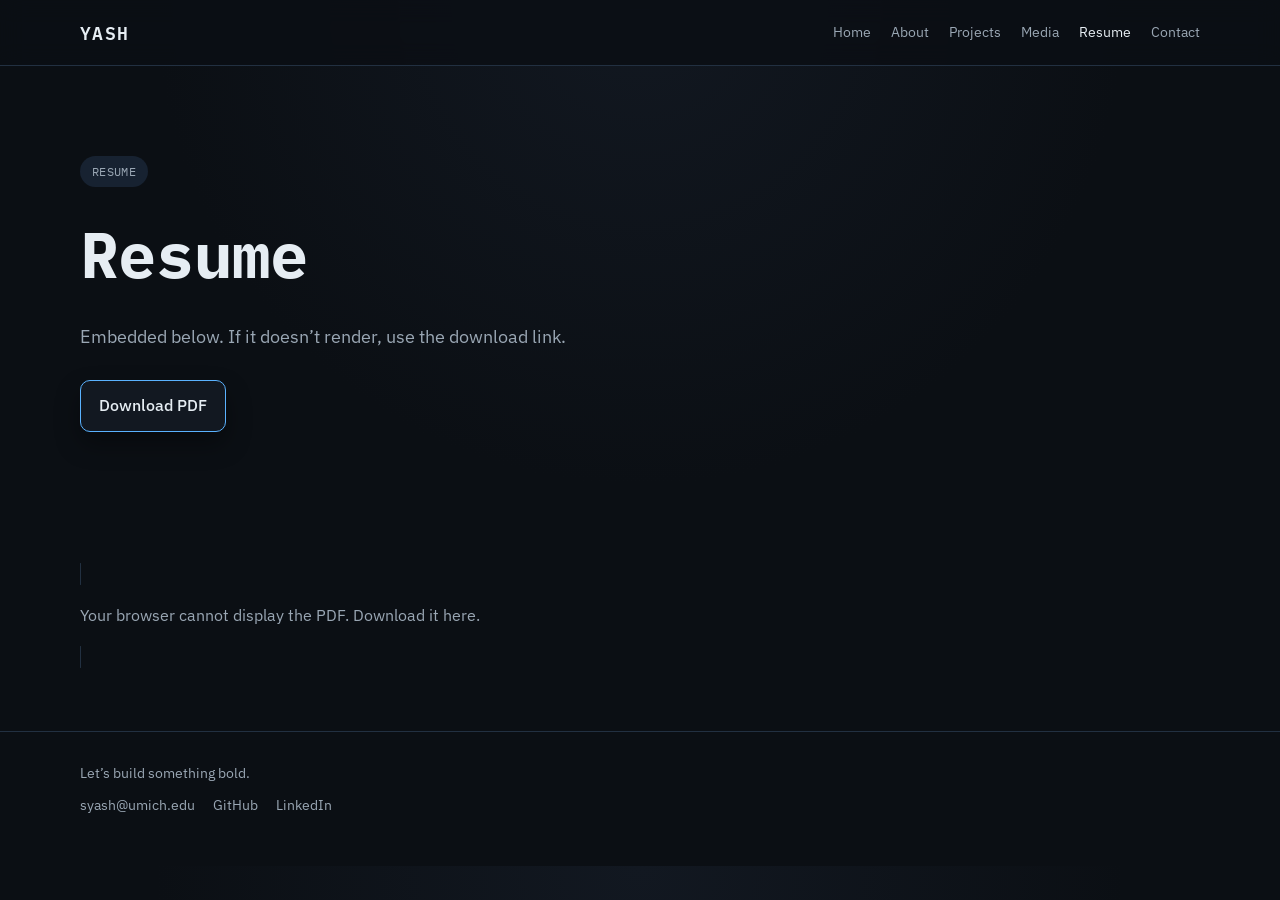
<file: resume.html>
<!DOCTYPE html>
<html lang="en">
  <head>
    <meta charset="UTF-8" />
    <meta name="viewport" content="width=device-width, initial-scale=1.0" />
    <title>Resume | Yash</title>
    <link rel="stylesheet" href="styles.css" />
  </head>
  <body>
    <header class="nav">
      <div class="container nav-inner">
        <a class="logo" href="index.html">Yash</a>
        <nav class="nav-links">
          <a href="index.html">Home</a>
          <a href="about.html">About</a>
          <a href="projects.html">Projects</a>
          <a href="media.html">Media</a>
          <a href="resume.html">Resume</a>
          <a href="contact.html">Contact</a>
        </nav>
      </div>
    </header>

    <main>
      <section class="hero">
        <div class="container">
          <span class="pill">Resume</span>
          <h1>Resume</h1>
          <p>
            Embedded below. If it doesn’t render, use the download link.
          </p>
          <div class="hero-actions">
            <a
              class="button primary"
              href="Yash_Resume___Embedded_Robotics%20(6).pdf"
              target="_blank"
              rel="noreferrer"
            >
              Download PDF
            </a>
          </div>
        </div>
      </section>

      <section>
        <div class="container">
          <object
            class="resume-embed"
            data="Yash_Resume___Embedded_Robotics%20(6).pdf"
            type="application/pdf"
          >
            <p class="muted">
              Your browser cannot display the PDF. Download it
              <a href="Yash_Resume___Embedded_Robotics%20(6).pdf">here</a>.
            </p>
          </object>
        </div>
      </section>
    </main>

    <footer class="footer">
      <div class="container">
        <div>Let’s build something bold.</div>
        <div class="footer-links">
          <a href="mailto:syash@umich.edu">syash@umich.edu</a>
          <a href="https://github.com/spicysev-gif" target="_blank" rel="noreferrer">GitHub</a>
          <a href="https://linkedin.com/in/yash-shah1813" target="_blank" rel="noreferrer">LinkedIn</a>
        </div>
      </div>
    </footer>

    <script src="script.js"></script>
  </body>
</html>
</file>
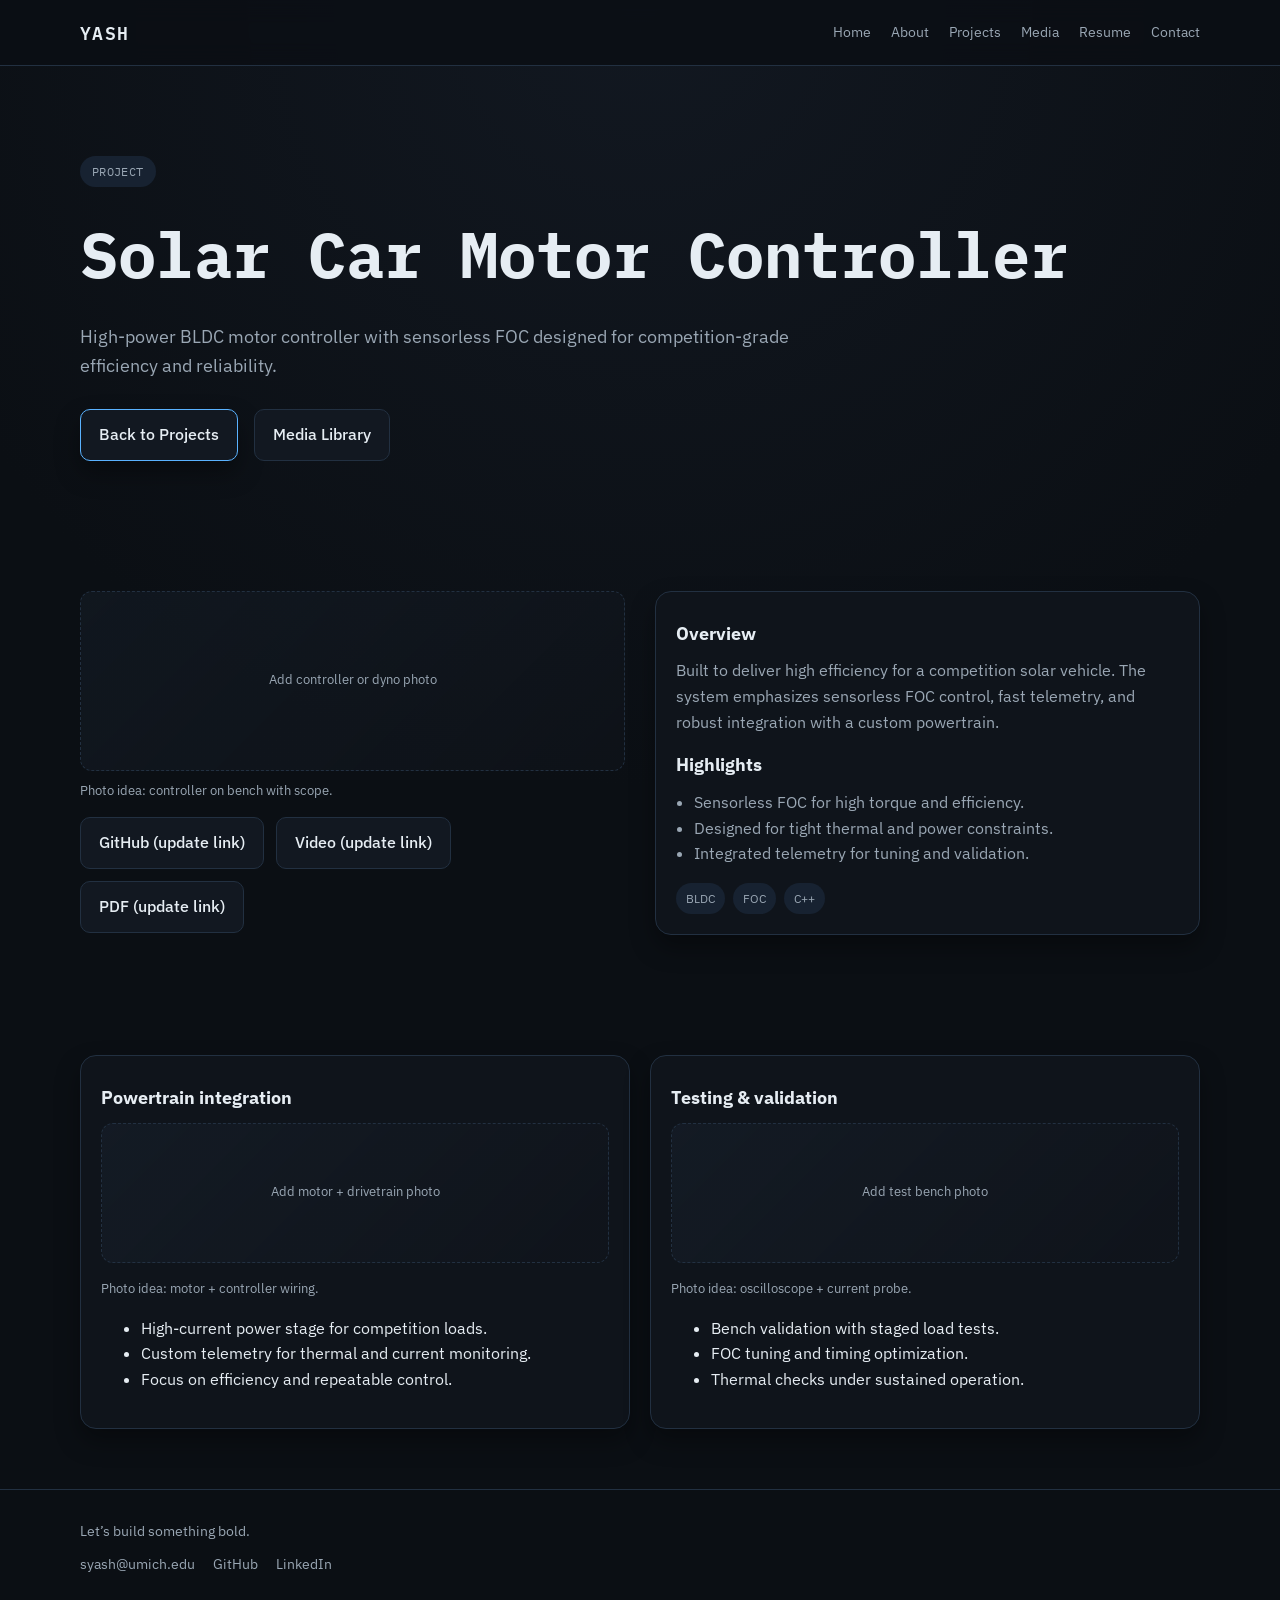
<file: solar-car.html>
<!DOCTYPE html>
<html lang="en">
  <head>
    <meta charset="UTF-8" />
    <meta name="viewport" content="width=device-width, initial-scale=1.0" />
    <title>Solar Car Motor Controller | Yash</title>
    <link rel="stylesheet" href="styles.css" />
  </head>
  <body>
    <header class="nav">
      <div class="container nav-inner">
        <a class="logo" href="index.html">Yash</a>
        <nav class="nav-links">
          <a href="index.html">Home</a>
          <a href="about.html">About</a>
          <a href="projects.html">Projects</a>
          <a href="media.html">Media</a>
          <a href="resume.html">Resume</a>
          <a href="contact.html">Contact</a>
        </nav>
      </div>
    </header>

    <main>
      <section class="hero">
        <div class="container">
          <span class="pill">Project</span>
          <h1>Solar Car Motor Controller</h1>
          <p>
            High-power BLDC motor controller with sensorless FOC designed for
            competition-grade efficiency and reliability.
          </p>
          <div class="hero-actions">
            <a class="button primary" href="projects.html">Back to Projects</a>
            <a class="button" href="media.html">Media Library</a>
          </div>
        </div>
      </section>

      <section>
        <div class="container detail">
          <div>
            <div class="media-placeholder">Add controller or dyno photo</div>
            <p class="media-caption">Photo idea: controller on bench with scope.</p>
            <div class="project-actions">
              <a class="button" href="https://example.com" target="_blank" rel="noreferrer">GitHub (update link)</a>
              <a class="button" href="https://example.com" target="_blank" rel="noreferrer">Video (update link)</a>
              <a class="button" href="https://example.com" target="_blank" rel="noreferrer">PDF (update link)</a>
            </div>
          </div>
          <div class="card">
            <h3>Overview</h3>
            <p class="muted">
              Built to deliver high efficiency for a competition solar vehicle.
              The system emphasizes sensorless FOC control, fast telemetry, and
              robust integration with a custom powertrain.
            </p>
            <h4>Highlights</h4>
            <ul>
              <li>Sensorless FOC for high torque and efficiency.</li>
              <li>Designed for tight thermal and power constraints.</li>
              <li>Integrated telemetry for tuning and validation.</li>
            </ul>
            <div class="tags" style="margin-top: 16px;">
              <span class="tag">BLDC</span>
              <span class="tag">FOC</span>
              <span class="tag">C++</span>
            </div>
          </div>
        </div>
      </section>

      <section>
        <div class="container split">
          <div class="card">
            <h3>Powertrain integration</h3>
            <div class="media-placeholder small">Add motor + drivetrain photo</div>
            <p class="media-caption">Photo idea: motor + controller wiring.</p>
            <ul>
              <li>High-current power stage for competition loads.</li>
              <li>Custom telemetry for thermal and current monitoring.</li>
              <li>Focus on efficiency and repeatable control.</li>
            </ul>
          </div>
          <div class="card">
            <h3>Testing & validation</h3>
            <div class="media-placeholder small">Add test bench photo</div>
            <p class="media-caption">Photo idea: oscilloscope + current probe.</p>
            <ul>
              <li>Bench validation with staged load tests.</li>
              <li>FOC tuning and timing optimization.</li>
              <li>Thermal checks under sustained operation.</li>
            </ul>
          </div>
        </div>
      </section>
    </main>

    <footer class="footer">
      <div class="container">
        <div>Let’s build something bold.</div>
        <div class="footer-links">
          <a href="mailto:syash@umich.edu">syash@umich.edu</a>
          <a href="https://github.com/spicysev-gif" target="_blank" rel="noreferrer">GitHub</a>
          <a href="https://linkedin.com/in/yash-shah1813" target="_blank" rel="noreferrer">LinkedIn</a>
        </div>
      </div>
    </footer>

    <script src="script.js"></script>
  </body>
</html>
</file>
<file: styles.css>
@import url("https://fonts.googleapis.com/css2?family=IBM+Plex+Mono:wght@400;600&family=IBM+Plex+Sans:wght@400;500;600&display=swap");

:root {
  color-scheme: dark;
  --bg: #0b0f14;
  --bg-elev: #121821;
  --text: #e6edf3;
  --muted: #9aa7b4;
  --accent: #5ab2ff;
  --accent-strong: #7cc4ff;
  --border: #223041;
  --card: #0f141b;
  --tag: #172231;
  --shadow: 0 12px 24px rgba(0, 0, 0, 0.35);
}

*,
*::before,
*::after {
  box-sizing: border-box;
}

body {
  margin: 0;
  font-family: "IBM Plex Sans", "Segoe UI", system-ui, sans-serif;
  background: radial-gradient(circle at top, #121821 0%, #0b0f14 45%);
  color: var(--text);
  line-height: 1.6;
}

a {
  color: inherit;
  text-decoration: none;
}

img {
  max-width: 100%;
  display: block;
}

.container {
  width: min(1120px, 92vw);
  margin: 0 auto;
}

.pill {
  display: inline-flex;
  align-items: center;
  gap: 8px;
  padding: 6px 12px;
  border-radius: 999px;
  background: var(--tag);
  color: var(--muted);
  font-family: "IBM Plex Mono", monospace;
  font-size: 12px;
  letter-spacing: 0.03em;
  text-transform: uppercase;
}

.nav {
  position: sticky;
  top: 0;
  z-index: 10;
  backdrop-filter: blur(12px);
  background: rgba(11, 15, 20, 0.85);
  border-bottom: 1px solid var(--border);
}

.nav-inner {
  display: flex;
  align-items: center;
  justify-content: space-between;
  padding: 18px 0;
}

.nav-brand {
  display: flex;
  align-items: baseline;
  gap: 10px;
}

.logo {
  font-family: "IBM Plex Mono", monospace;
  font-weight: 600;
  letter-spacing: 0.08em;
  text-transform: uppercase;
  font-size: 18px;
}

.logo-tagline {
  font-family: "IBM Plex Mono", monospace;
  font-size: 12px;
  font-style: italic;
  color: var(--muted);
  opacity: 0.9;
}

.nav-links {
  display: flex;
  gap: 20px;
  font-size: 14px;
  color: var(--muted);
}

.nav-links a.active {
  color: var(--text);
}

.hero {
  padding: 90px 0 70px;
}

.hero-grid {
  display: grid;
  gap: 32px;
  grid-template-columns: repeat(auto-fit, minmax(260px, 1fr));
  align-items: center;
}

.hero-media {
  display: grid;
  justify-items: center;
}

.headshot {
  width: min(360px, 80vw);
  aspect-ratio: 1 / 1;
  border-radius: 18px;
  object-fit: cover;
  border: 1px solid var(--border);
  box-shadow: var(--shadow);
}

.hero h1 {
  font-family: "IBM Plex Mono", monospace;
  font-size: clamp(36px, 6vw, 64px);
  margin: 16px 0 12px;
}

.hero p {
  max-width: 720px;
  color: var(--muted);
  font-size: 18px;
}

.hero-actions {
  display: flex;
  flex-wrap: wrap;
  gap: 16px;
  margin-top: 28px;
}

.button {
  padding: 12px 18px;
  border-radius: 10px;
  border: 1px solid var(--border);
  background: var(--bg-elev);
  color: var(--text);
  font-weight: 500;
  display: inline-flex;
  align-items: center;
  gap: 10px;
  transition: transform 0.2s ease, border-color 0.2s ease;
}

.button.primary {
  border-color: var(--accent);
  box-shadow: var(--shadow);
}

.button:hover {
  transform: translateY(-2px);
  border-color: var(--accent-strong);
}

section {
  padding: 60px 0;
}

.section-title {
  font-family: "IBM Plex Mono", monospace;
  font-size: 24px;
  margin-bottom: 16px;
}

.muted {
  color: var(--muted);
}

.grid {
  display: grid;
  gap: 20px;
}

.grid-3 {
  grid-template-columns: repeat(auto-fit, minmax(240px, 1fr));
}

.card {
  background: var(--card);
  border: 1px solid var(--border);
  border-radius: 16px;
  padding: 20px;
  box-shadow: var(--shadow);
  transition: transform 0.2s ease, border-color 0.2s ease;
}

.card:hover {
  transform: translateY(-2px);
  border-color: var(--accent);
}

.card h3 {
  margin: 8px 0 10px;
  font-size: 18px;
}

.card p {
  color: var(--muted);
  margin: 0 0 16px;
}

.tags {
  display: flex;
  flex-wrap: wrap;
  gap: 8px;
}

.tag {
  padding: 6px 10px;
  border-radius: 999px;
  background: var(--tag);
  font-size: 12px;
  color: var(--muted);
}

.media-placeholder {
  height: 180px;
  border-radius: 12px;
  border: 1px dashed var(--border);
  background: linear-gradient(135deg, rgba(34, 48, 65, 0.25), rgba(16, 20, 27, 0.6));
  display: grid;
  place-items: center;
  color: var(--muted);
  font-size: 13px;
  margin-bottom: 16px;
  transition: border-color 0.2s ease, background 0.2s ease;
}

.media-placeholder:hover {
  border-color: var(--accent);
  background: linear-gradient(135deg, rgba(90, 178, 255, 0.15), rgba(16, 20, 27, 0.6));
}

.media-placeholder.small {
  height: 140px;
}

.media-caption {
  margin-top: -6px;
  margin-bottom: 16px;
  font-size: 13px;
  color: var(--muted);
}

.detail {
  display: grid;
  gap: 30px;
  grid-template-columns: repeat(auto-fit, minmax(280px, 1fr));
  align-items: start;
}

.detail h4 {
  margin: 0 0 10px;
  font-size: 18px;
}

.detail ul {
  margin: 0;
  padding-left: 18px;
  color: var(--muted);
}

.resume-embed {
  width: 100%;
  height: min(80vh, 900px);
  border: 1px solid var(--border);
  border-radius: 12px;
  background: var(--bg-elev);
}

.video-container {
  width: 100%;
  margin-bottom: 20px;
}

.project-video {
  width: 100%;
  max-width: 100%;
  border-radius: 12px;
  border: 1px solid var(--border);
  background: var(--bg-elev);
  box-shadow: var(--shadow);
}

img[alt="MUREX ROV"]:hover {
  transform: translateY(-2px);
  border-color: var(--accent);
}

.footer {
  border-top: 1px solid var(--border);
  padding: 30px 0 50px;
  color: var(--muted);
  font-size: 14px;
}

.footer-links {
  display: flex;
  gap: 18px;
  flex-wrap: wrap;
  margin-top: 10px;
}

.project-actions {
  display: flex;
  flex-wrap: wrap;
  gap: 12px;
}

.button.disabled {
  opacity: 0.5;
  pointer-events: none;
}

.form {
  display: grid;
  gap: 16px;
  max-width: 620px;
}

label {
  font-size: 13px;
  color: var(--muted);
  display: block;
  margin-bottom: 6px;
}

input,
textarea {
  width: 100%;
  padding: 12px 14px;
  border-radius: 10px;
  border: 1px solid var(--border);
  background: var(--bg-elev);
  color: var(--text);
  font-family: inherit;
}

textarea {
  min-height: 140px;
  resize: vertical;
}

.split {
  display: grid;
  grid-template-columns: repeat(auto-fit, minmax(220px, 1fr));
  gap: 20px;
}

.list {
  display: grid;
  gap: 16px;
}

.media-grid {
  display: grid;
  gap: 18px;
  grid-template-columns: repeat(auto-fit, minmax(220px, 1fr));
}

.timeline {
  display: grid;
  gap: 16px;
}

.timeline-item {
  padding: 16px;
  border: 1px solid var(--border);
  border-radius: 12px;
  background: var(--bg-elev);
}

@media (max-width: 720px) {
  .nav-links {
    gap: 12px;
    font-size: 12px;
  }

  .hero {
    padding: 70px 0 50px;
  }
}
</file>
